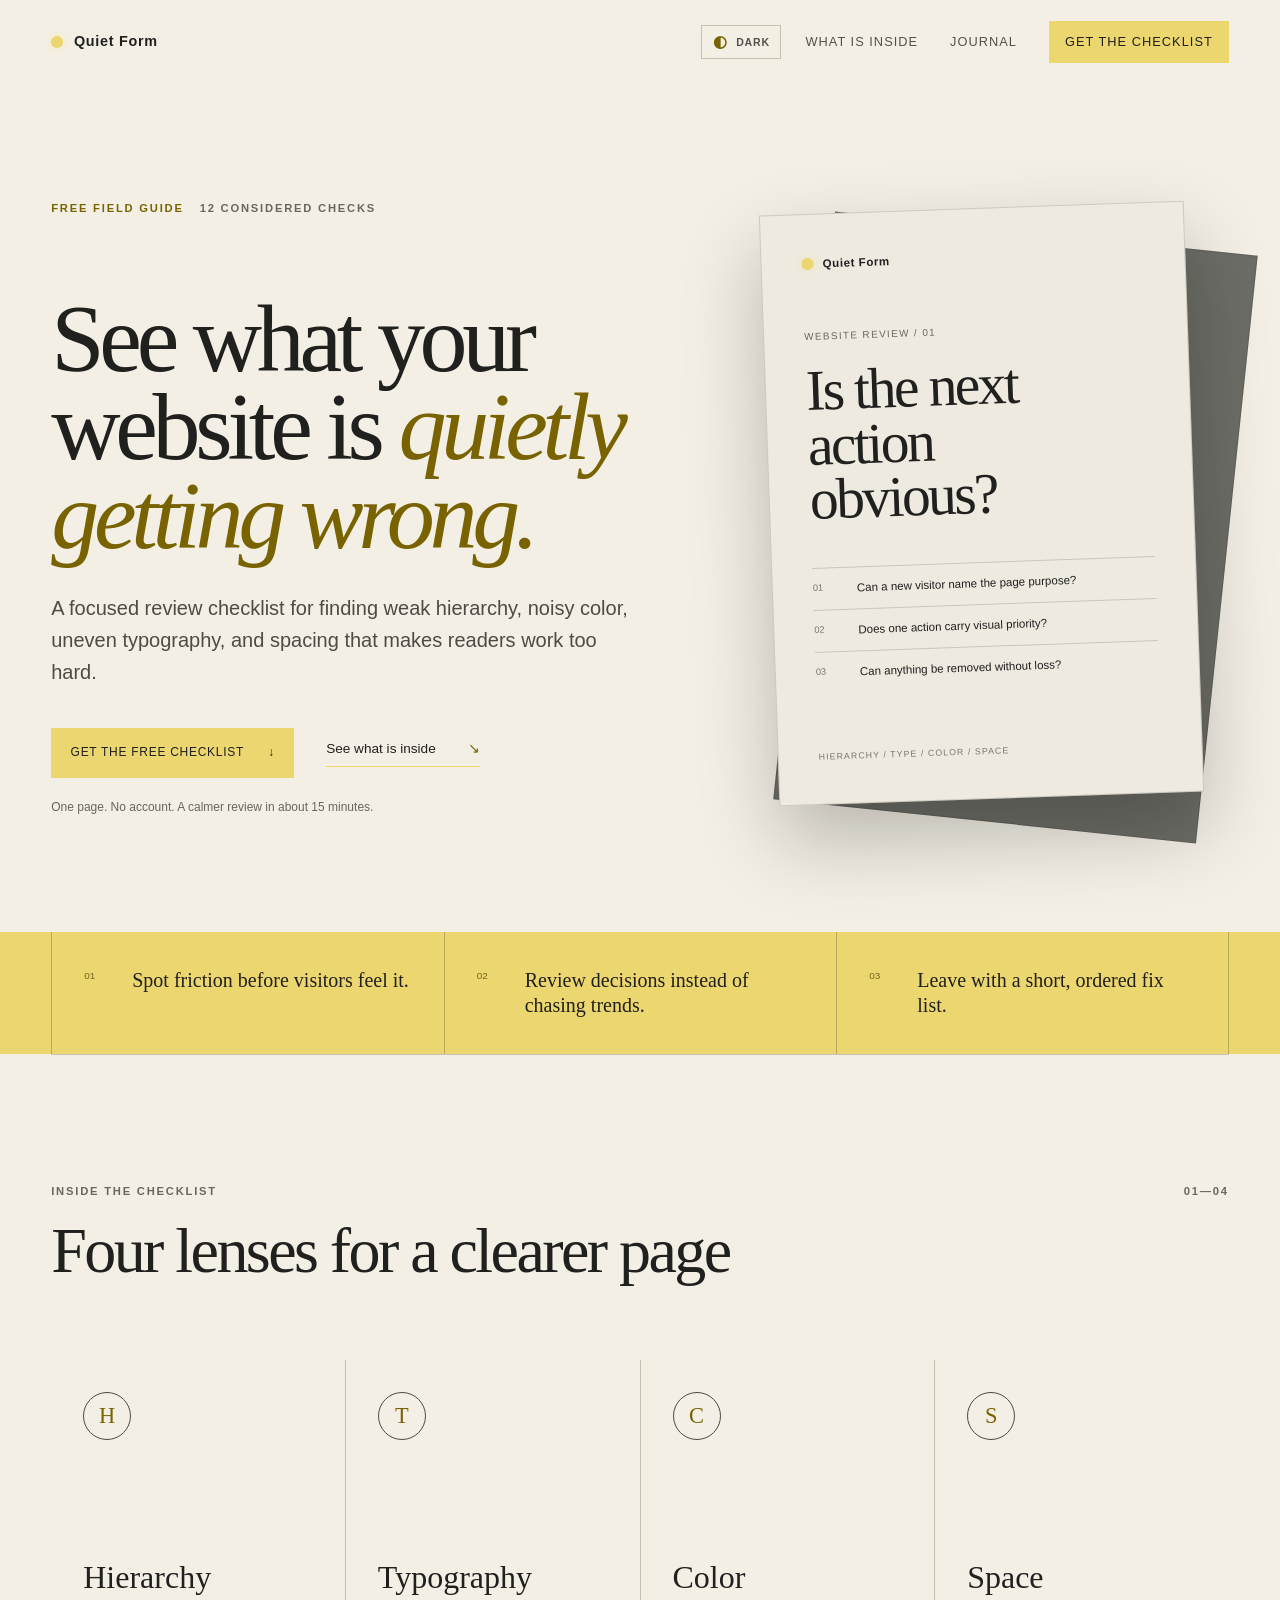
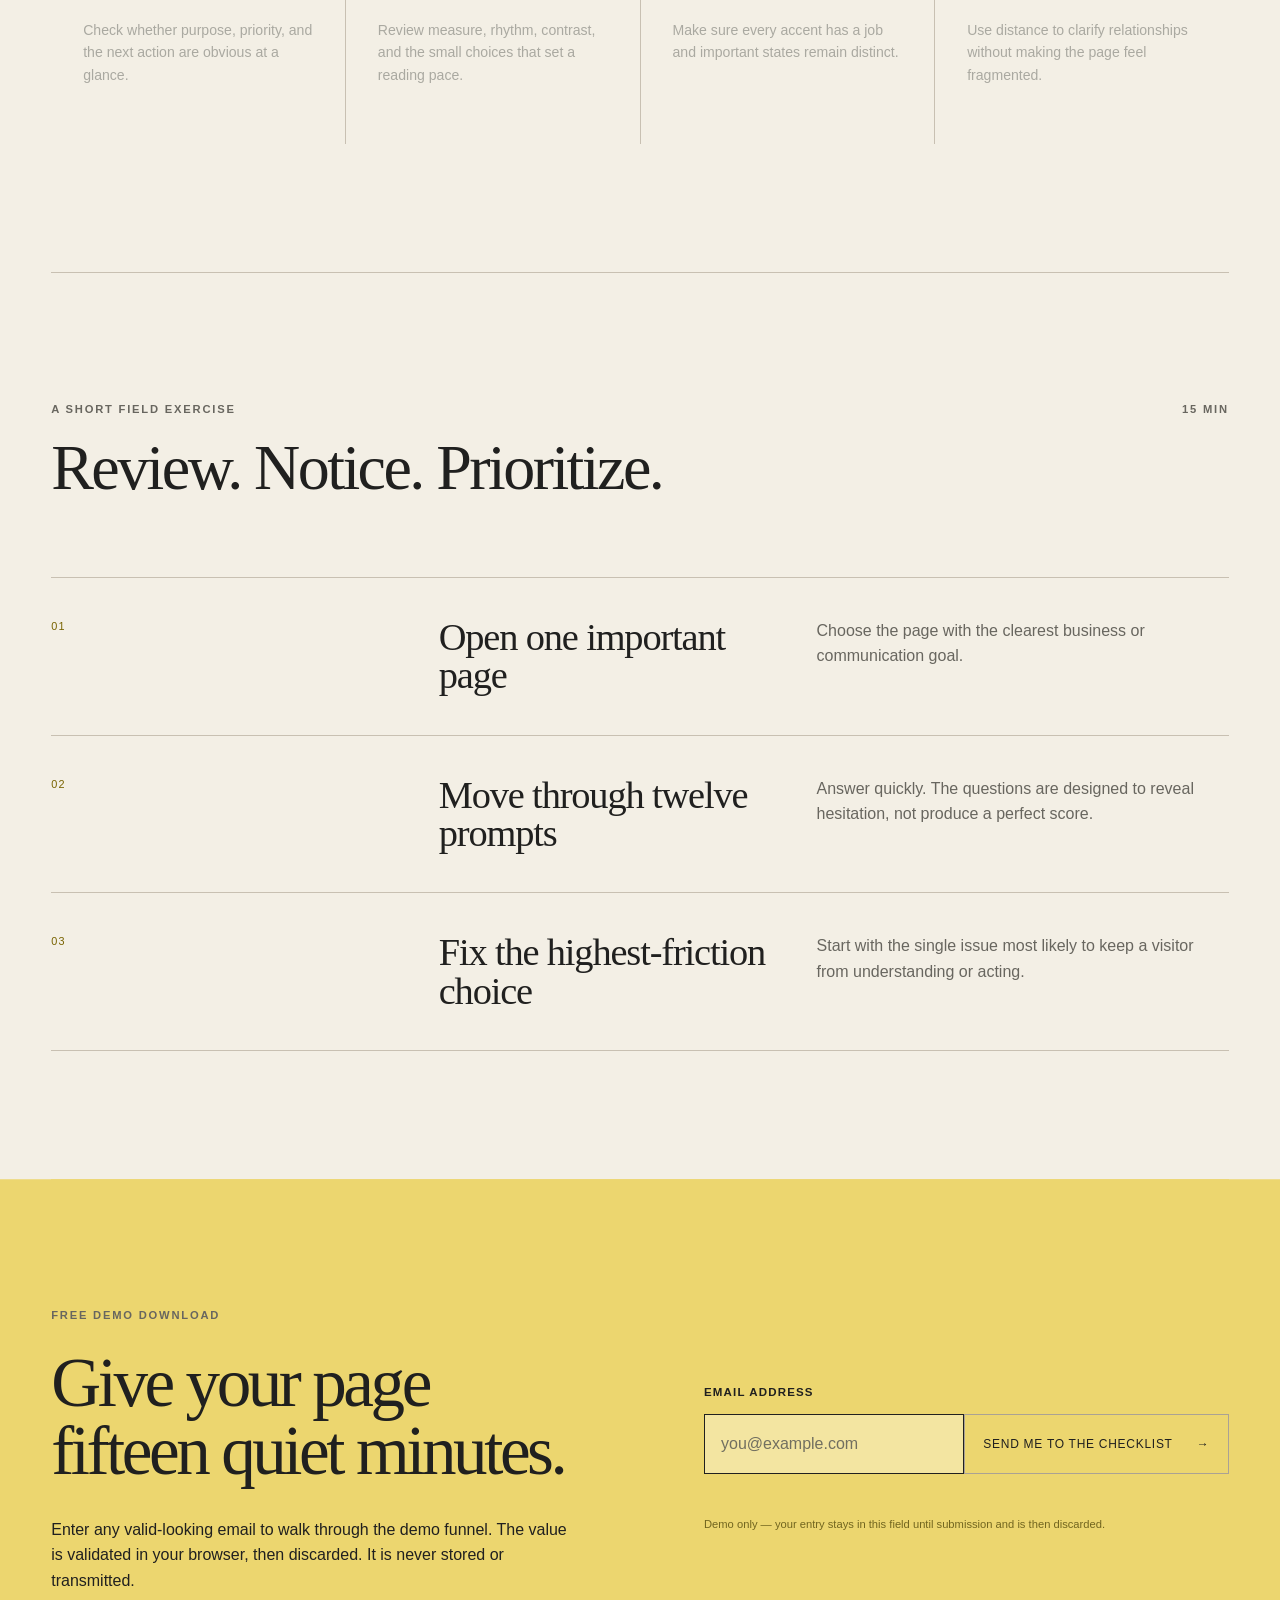
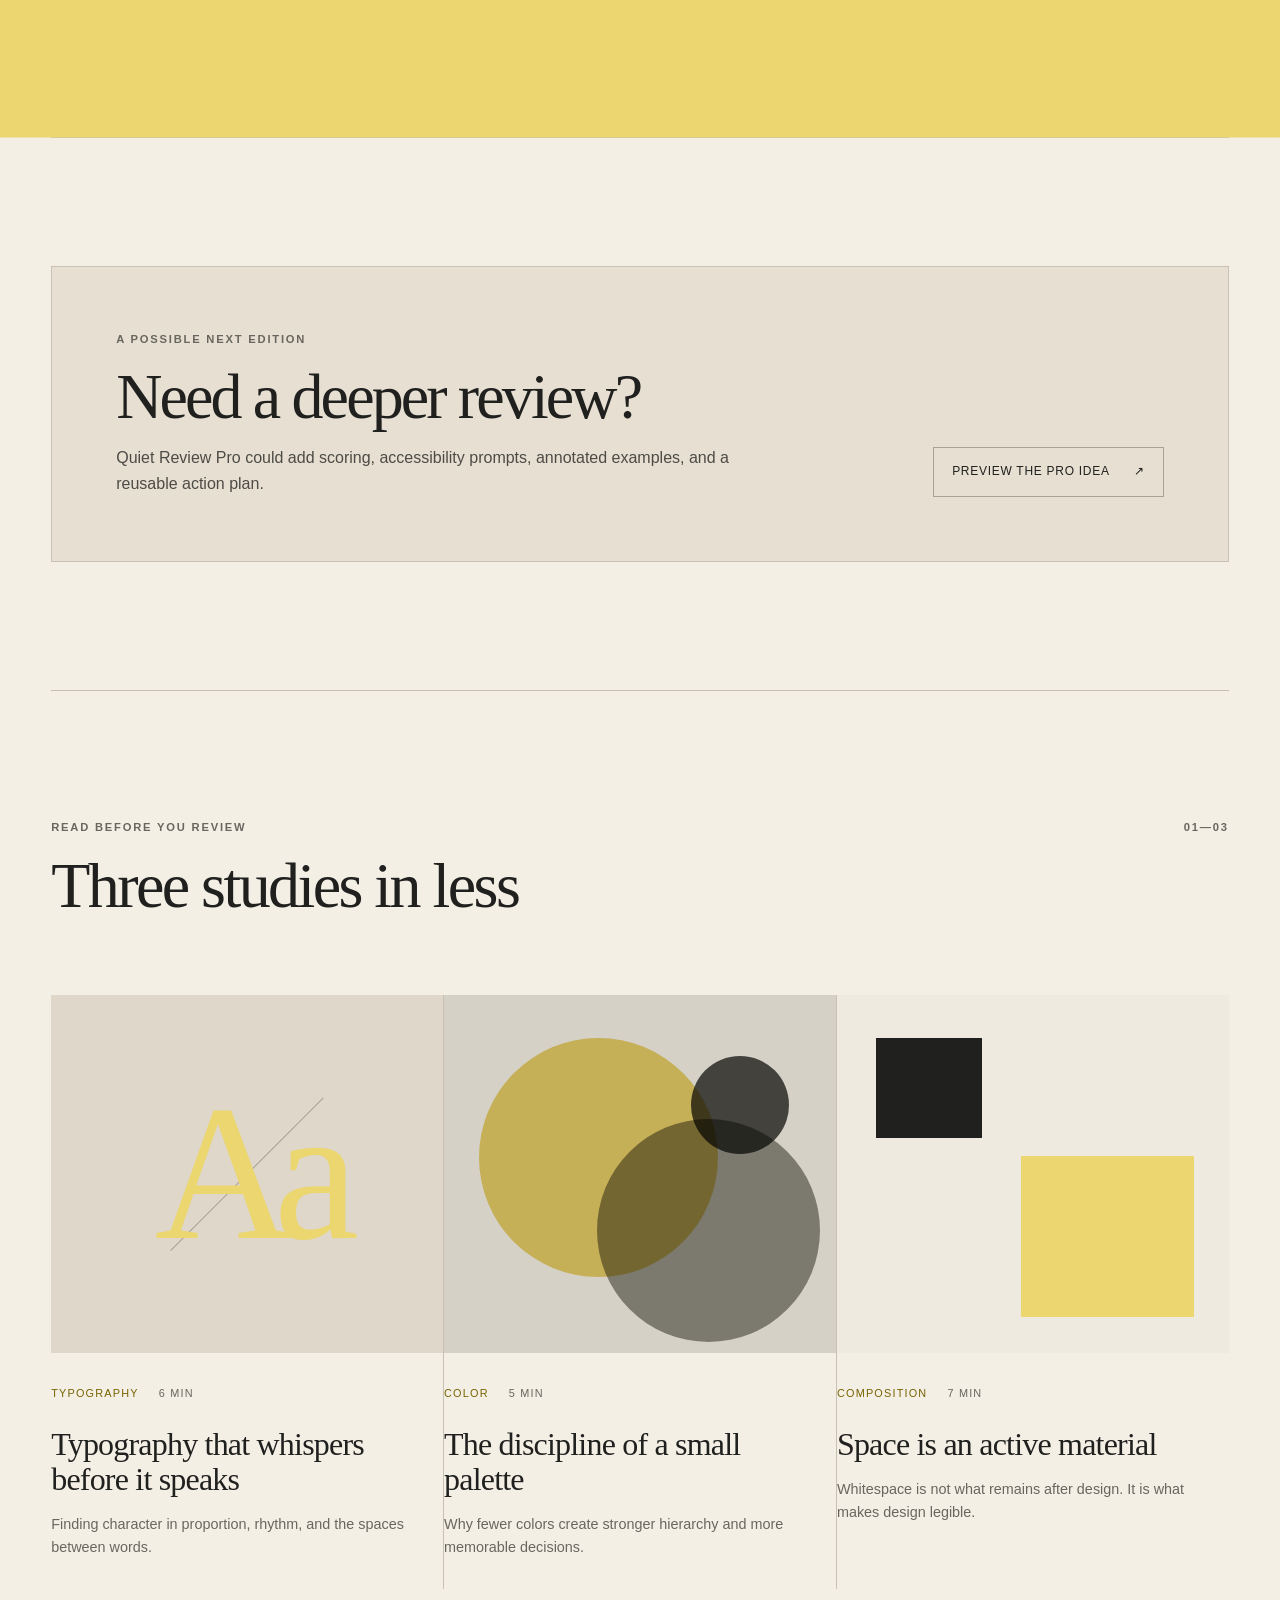
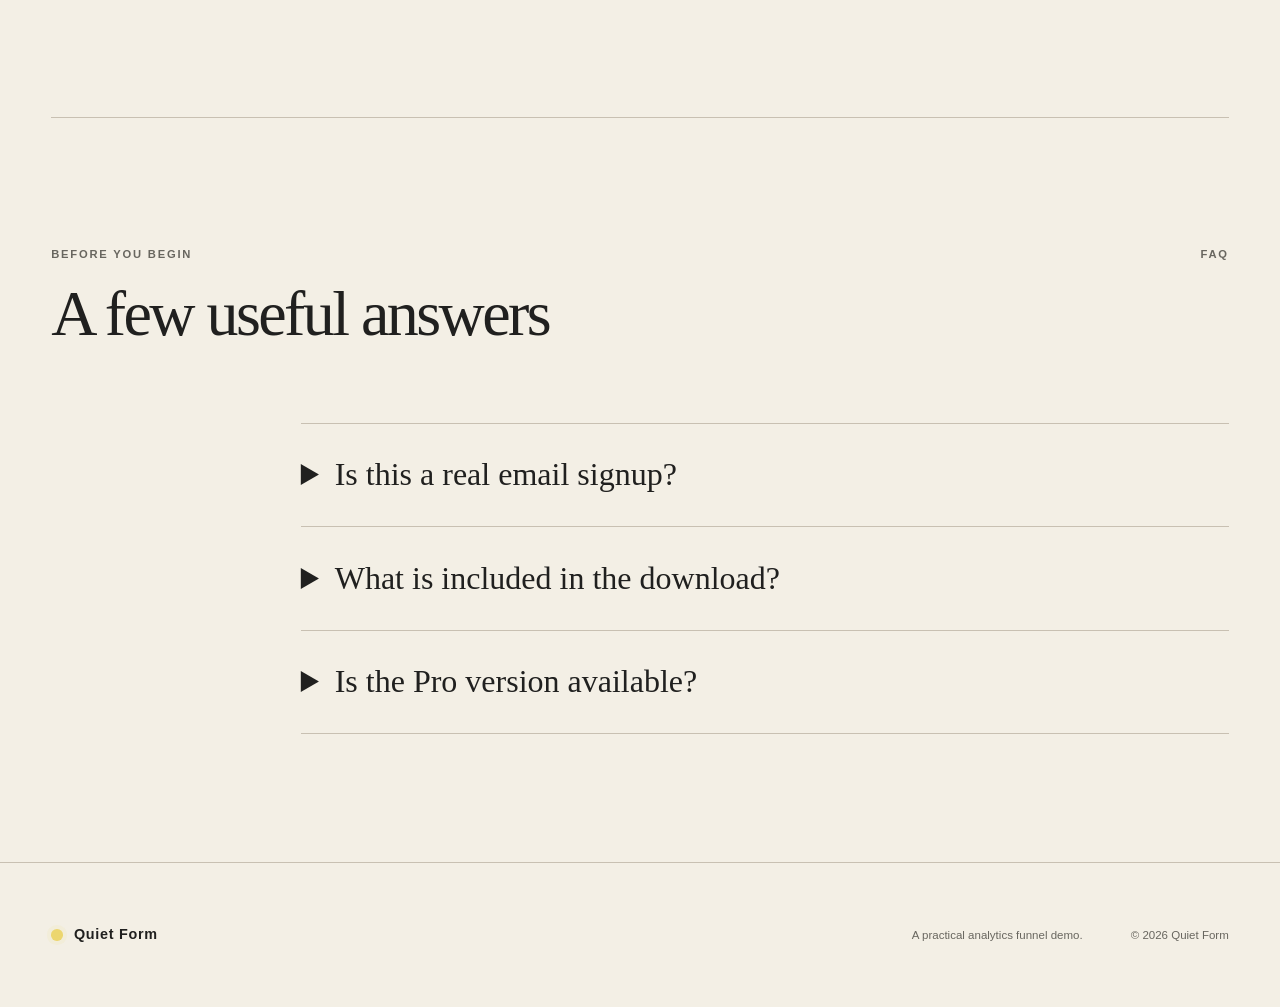
<file: index.html>
<!doctype html>
<html lang="en">
<head>
  <script>window.dataLayer = window.dataLayer || [];</script>
  <!-- Google Tag Manager -->
  <script>(function(w,d,s,l,i){w[l]=w[l]||[];w[l].push({'gtm.start':
  new Date().getTime(),event:'gtm.js'});var f=d.getElementsByTagName(s)[0],
  j=d.createElement(s),dl=l!='dataLayer'?'&l='+l:'';j.async=true;j.src=
  'https://www.googletagmanager.com/gtm.js?id='+i+dl;f.parentNode.insertBefore(j,f);
  })(window,document,'script','dataLayer','GTM-WV43J8H9');</script>
  <!-- End Google Tag Manager -->
  <meta charset="utf-8">
  <meta name="viewport" content="width=device-width, initial-scale=1">
  <meta name="description" content="Download the free Quiet Website Review Checklist and learn how to evaluate hierarchy, typography, color, and whitespace.">
  <meta name="google-site-verification" content="L_esKChG2Yn7kfnhRyXH-_gfh5SkmyBFkcB3Ho6Qtmk">
  <meta name="theme-color" content="#20201f">
  <title>Quiet Website Review Checklist — Quiet Form</title>
  <link rel="icon" href="assets/favicon.svg" type="image/svg+xml">
  <script src="js/theme.js"></script>
  <link rel="stylesheet" href="css/styles.css">
  <script src="js/main.js" defer></script>
</head>
<body data-page-type="landing">
  <a class="skip-link" href="#main-content">Skip to content</a>
  <header class="site-header" data-site-header>
    <div class="shell header-inner">
      <a class="wordmark" href="index.html" aria-label="Quiet Form, home"><span class="wordmark-mark" aria-hidden="true"></span>Quiet Form</a>
      <div class="header-actions">
        <button class="theme-toggle" type="button" data-theme-toggle aria-label="Switch color theme"><span class="theme-toggle-icon" data-theme-icon aria-hidden="true">☼</span><span class="theme-toggle-label" data-theme-label>Light</span></button>
        <button class="menu-toggle" type="button" aria-expanded="false" aria-controls="site-navigation" data-menu-toggle>
          <span class="menu-toggle-label">Menu</span><span class="menu-toggle-icon" aria-hidden="true"><span></span><span></span></span>
        </button>
        <nav class="site-nav" id="site-navigation" aria-label="Primary navigation" data-navigation>
          <a href="#features">What is inside</a>
          <a href="#journal">Journal</a>
          <a class="nav-accent" href="#download" data-track="cta_click" data-cta-location="navigation" data-cta-label="get_free_checklist">Get the checklist</a>
        </nav>
      </div>
    </div>
  </header>

  <main id="main-content">
    <section class="funnel-hero shell" aria-labelledby="hero-title">
      <div class="funnel-hero-copy">
        <p class="eyebrow"><span>Free field guide</span> 12 considered checks</p>
        <h1 id="hero-title">See what your website is <em>quietly getting wrong.</em></h1>
        <p class="hero-intro">A focused review checklist for finding weak hierarchy, noisy color, uneven typography, and spacing that makes readers work too hard.</p>
        <div class="hero-actions">
          <a class="button button-primary" href="#download" data-track="cta_click" data-cta-location="hero" data-cta-label="get_free_checklist">Get the free checklist <span aria-hidden="true">↓</span></a>
          <a class="text-link" href="#features">See what is inside <span aria-hidden="true">↘</span></a>
        </div>
        <p class="hero-proof">One page. No account. A calmer review in about 15 minutes.</p>
      </div>
      <div class="checklist-preview" aria-label="Preview of the Quiet Website Review Checklist">
        <div class="preview-sheet preview-sheet-back" aria-hidden="true"></div>
        <div class="preview-sheet preview-sheet-front">
          <div class="preview-brand"><span class="wordmark-mark" aria-hidden="true"></span> Quiet Form</div>
          <p>Website review / 01</p>
          <h2>Is the next action obvious?</h2>
          <ul aria-label="Sample checklist questions">
            <li><span>01</span> Can a new visitor name the page purpose?</li>
            <li><span>02</span> Does one action carry visual priority?</li>
            <li><span>03</span> Can anything be removed without loss?</li>
          </ul>
          <small>Hierarchy / Type / Color / Space</small>
        </div>
      </div>
    </section>

    <section class="benefits-strip" aria-label="Checklist benefits">
      <div class="shell benefit-grid">
        <div><span>01</span><p>Spot friction before visitors feel it.</p></div>
        <div><span>02</span><p>Review decisions instead of chasing trends.</p></div>
        <div><span>03</span><p>Leave with a short, ordered fix list.</p></div>
      </div>
    </section>

    <section class="feature-section section shell" id="features" aria-labelledby="features-title">
      <div class="section-heading">
        <div><p class="section-label">Inside the checklist</p><h2 id="features-title">Four lenses for a clearer page</h2></div>
        <p class="section-count">01—04</p>
      </div>
      <div class="feature-grid">
        <article><span>H</span><h3>Hierarchy</h3><p>Check whether purpose, priority, and the next action are obvious at a glance.</p></article>
        <article><span>T</span><h3>Typography</h3><p>Review measure, rhythm, contrast, and the small choices that set a reading pace.</p></article>
        <article><span>C</span><h3>Color</h3><p>Make sure every accent has a job and important states remain distinct.</p></article>
        <article><span>S</span><h3>Space</h3><p>Use distance to clarify relationships without making the page feel fragmented.</p></article>
      </div>
    </section>

    <section class="process-section section shell" aria-labelledby="process-title">
      <div class="section-heading">
        <div><p class="section-label">A short field exercise</p><h2 id="process-title">Review. Notice. Prioritize.</h2></div>
        <p class="section-count">15 min</p>
      </div>
      <ol class="process-list">
        <li><span>01</span><div><h3>Open one important page</h3><p>Choose the page with the clearest business or communication goal.</p></div></li>
        <li><span>02</span><div><h3>Move through twelve prompts</h3><p>Answer quickly. The questions are designed to reveal hesitation, not produce a perfect score.</p></div></li>
        <li><span>03</span><div><h3>Fix the highest-friction choice</h3><p>Start with the single issue most likely to keep a visitor from understanding or acting.</p></div></li>
      </ol>
    </section>

    <section class="download-section section shell" id="download" aria-labelledby="download-title">
      <div class="download-copy">
        <p class="section-label">Free demo download</p>
        <h2 id="download-title">Give your page fifteen quiet minutes.</h2>
        <p>Enter any valid-looking email to walk through the demo funnel. The value is validated in your browser, then discarded. It is never stored or transmitted.</p>
      </div>
      <form class="download-form" action="thank-you.html" method="post" data-demo-form novalidate>
        <label for="demo-email">Email address</label>
        <div class="form-row">
          <input id="demo-email" type="email" autocomplete="email" inputmode="email" placeholder="you@example.com" required aria-describedby="form-privacy form-status">
          <button class="button button-dark" type="submit" data-submit-button>Send me to the checklist <span aria-hidden="true">→</span></button>
        </div>
        <p class="form-status" id="form-status" role="status" aria-live="polite" data-form-status></p>
        <p class="form-privacy" id="form-privacy">Demo only — your entry stays in this field until submission and is then discarded.</p>
      </form>
    </section>

    <section class="pro-section section shell" aria-labelledby="pro-title">
      <div class="pro-card">
        <div><p class="section-label">A possible next edition</p><h2 id="pro-title">Need a deeper review?</h2><p>Quiet Review Pro could add scoring, accessibility prompts, annotated examples, and a reusable action plan.</p></div>
        <button class="button" type="button" data-pro-trigger data-cta-location="landing_pro_section">Preview the Pro idea <span aria-hidden="true">↗</span></button>
      </div>
    </section>

    <section class="journal-section section shell" id="journal" aria-labelledby="journal-title">
      <div class="section-heading">
        <div><p class="section-label">Read before you review</p><h2 id="journal-title">Three studies in less</h2></div><p class="section-count">01—03</p>
      </div>
      <div class="post-grid">
        <article class="post-card">
          <a class="post-card-visual visual-type" href="blog/typography-that-whispers.html" aria-label="Read Typography that whispers before it speaks"><span aria-hidden="true">Aa</span></a>
          <div class="post-card-body"><p class="post-meta"><span>Typography</span><time datetime="2026-08-08">6 min</time></p><h3><a href="blog/typography-that-whispers.html">Typography that whispers before it speaks</a></h3><p>Finding character in proportion, rhythm, and the spaces between words.</p></div>
        </article>
        <article class="post-card">
          <a class="post-card-visual visual-color" href="blog/the-discipline-of-a-small-palette.html" aria-label="Read The discipline of a small palette"><span class="swatch swatch-one" aria-hidden="true"></span><span class="swatch swatch-two" aria-hidden="true"></span><span class="swatch swatch-three" aria-hidden="true"></span></a>
          <div class="post-card-body"><p class="post-meta"><span>Color</span><time datetime="2026-08-03">5 min</time></p><h3><a href="blog/the-discipline-of-a-small-palette.html">The discipline of a small palette</a></h3><p>Why fewer colors create stronger hierarchy and more memorable decisions.</p></div>
        </article>
        <article class="post-card">
          <a class="post-card-visual visual-space" href="blog/space-is-an-active-material.html" aria-label="Read Space is an active material"><span class="space-block space-block-one" aria-hidden="true"></span><span class="space-block space-block-two" aria-hidden="true"></span></a>
          <div class="post-card-body"><p class="post-meta"><span>Composition</span><time datetime="2026-07-27">7 min</time></p><h3><a href="blog/space-is-an-active-material.html">Space is an active material</a></h3><p>Whitespace is not what remains after design. It is what makes design legible.</p></div>
        </article>
      </div>
    </section>

    <section class="faq-section section shell" aria-labelledby="faq-title">
      <div class="section-heading"><div><p class="section-label">Before you begin</p><h2 id="faq-title">A few useful answers</h2></div><p class="section-count">FAQ</p></div>
      <div class="faq-list">
        <details><summary>Is this a real email signup?</summary><p>No. This site is an analytics demonstration. The browser checks the email format, discards the entry, and continues to the thank-you page.</p></details>
        <details><summary>What is included in the download?</summary><p>A lightweight sample PDF with twelve review prompts covering hierarchy, typography, color, and space.</p></details>
        <details><summary>Is the Pro version available?</summary><p>Not yet. The Pro button demonstrates how product-interest clicks can be measured before building or selling the product.</p></details>
      </div>
    </section>
  </main>

  <dialog class="pro-dialog" data-pro-dialog aria-labelledby="pro-dialog-title">
    <button class="dialog-close" type="button" aria-label="Close dialog" data-dialog-close>×</button>
    <p class="section-label">Concept only</p>
    <h2 id="pro-dialog-title">Quiet Review Pro is not available yet.</h2>
    <p>This click is the signal: it lets the demo measure interest before a paid product exists.</p>
    <button class="button button-primary" type="button" data-dialog-close>Return to the free checklist</button>
  </dialog>

  <footer class="site-footer"><div class="shell footer-inner"><a class="wordmark" href="index.html"><span class="wordmark-mark" aria-hidden="true"></span>Quiet Form</a><p>A practical analytics funnel demo.</p><p>© <span data-current-year>2026</span> Quiet Form</p></div></footer>
</body>
</html>
</file>
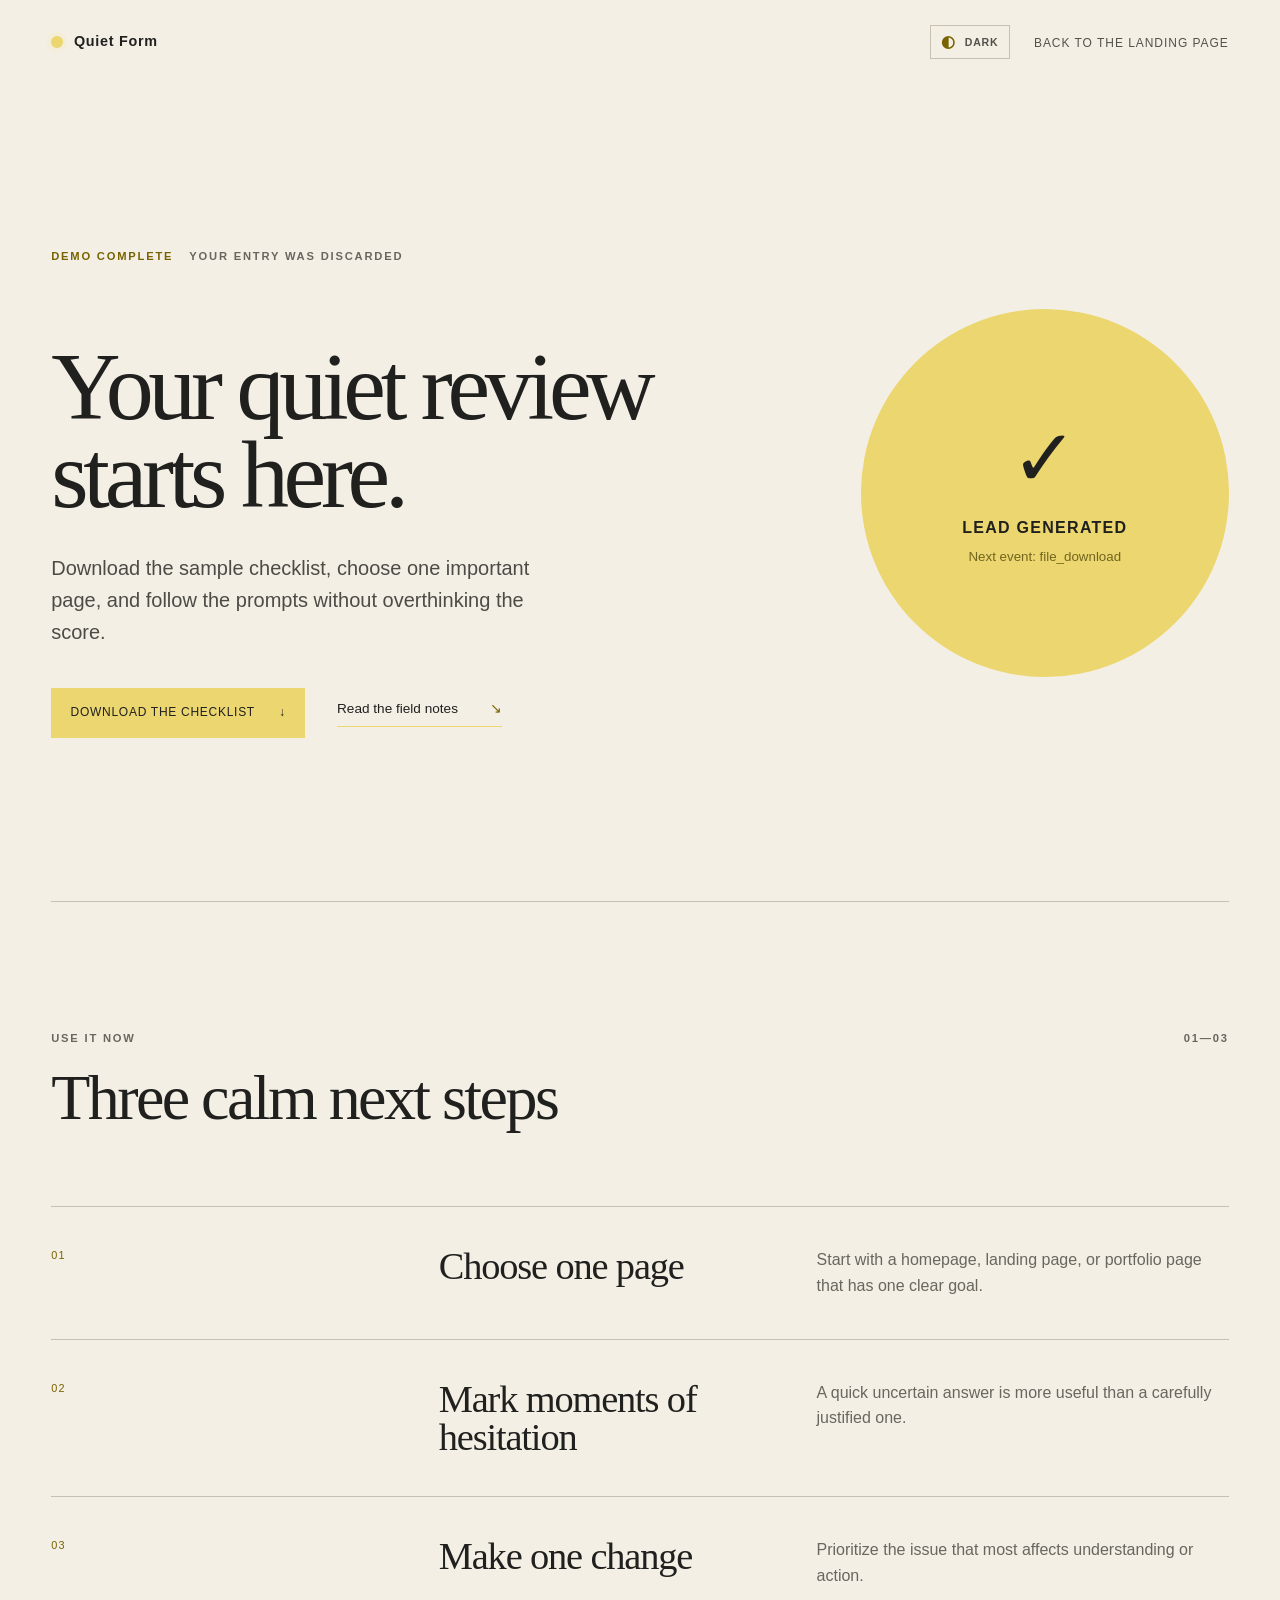
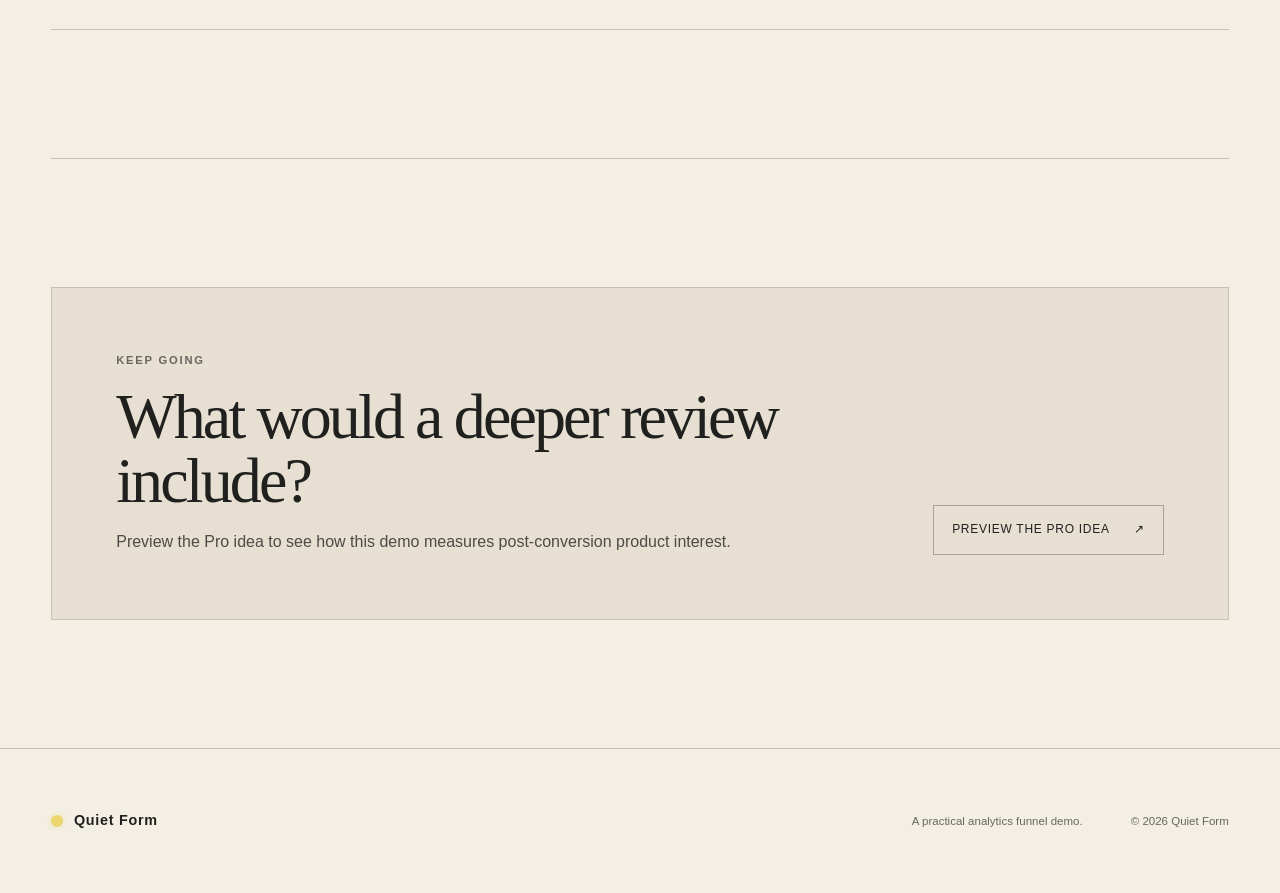
<file: thank-you.html>
<!doctype html>
<html lang="en">
<head>
  <script>window.dataLayer = window.dataLayer || [];</script>
  <!-- Google Tag Manager -->
  <script>(function(w,d,s,l,i){w[l]=w[l]||[];w[l].push({'gtm.start':
  new Date().getTime(),event:'gtm.js'});var f=d.getElementsByTagName(s)[0],
  j=d.createElement(s),dl=l!='dataLayer'?'&l='+l:'';j.async=true;j.src=
  'https://www.googletagmanager.com/gtm.js?id='+i+dl;f.parentNode.insertBefore(j,f);
  })(window,document,'script','dataLayer','GTM-WV43J8H9');</script>
  <!-- End Google Tag Manager -->
  <meta charset="utf-8">
  <meta name="viewport" content="width=device-width, initial-scale=1">
  <meta name="description" content="Download the Quiet Website Review Checklist.">
  <meta name="google-site-verification" content="L_esKChG2Yn7kfnhRyXH-_gfh5SkmyBFkcB3Ho6Qtmk">
  <meta name="robots" content="noindex">
  <meta name="theme-color" content="#20201f">
  <title>Your checklist is ready — Quiet Form</title>
  <link rel="icon" href="assets/favicon.svg" type="image/svg+xml">
  <script src="js/theme.js"></script>
  <link rel="stylesheet" href="css/styles.css">
  <script src="js/main.js" defer></script>
</head>
<body data-page-type="thank_you">
  <a class="skip-link" href="#main-content">Skip to content</a>
  <header class="site-header" data-site-header>
    <div class="shell header-inner">
      <a class="wordmark" href="index.html" aria-label="Quiet Form, home"><span class="wordmark-mark" aria-hidden="true"></span>Quiet Form</a>
      <div class="header-actions">
        <button class="theme-toggle" type="button" data-theme-toggle aria-label="Switch color theme"><span class="theme-toggle-icon" data-theme-icon aria-hidden="true">☼</span><span class="theme-toggle-label" data-theme-label>Light</span></button>
        <nav class="compact-nav" aria-label="Utility navigation"><a href="index.html"><span class="compact-nav-long">Back to the landing page</span><span class="compact-nav-short">Back</span></a></nav>
      </div>
    </div>
  </header>

  <main id="main-content" class="thank-you-main">
    <section class="thank-you-hero shell" aria-labelledby="thank-you-title">
      <div>
        <p class="eyebrow"><span>Demo complete</span> Your entry was discarded</p>
        <h1 id="thank-you-title">Your quiet review starts here.</h1>
        <p class="hero-intro">Download the sample checklist, choose one important page, and follow the prompts without overthinking the score.</p>
        <div class="hero-actions">
          <a class="button button-primary" href="assets/quiet-website-review-checklist.pdf" download data-track="file_download" data-file-name="quiet-website-review-checklist.pdf">Download the checklist <span aria-hidden="true">↓</span></a>
          <a class="text-link" href="index.html#journal">Read the field notes <span aria-hidden="true">↘</span></a>
        </div>
      </div>
      <div class="completion-card" aria-hidden="true"><span>✓</span><p>Lead generated</p><small>Next event: file_download</small></div>
    </section>

    <section class="next-steps section shell" aria-labelledby="next-steps-title">
      <div class="section-heading"><div><p class="section-label">Use it now</p><h2 id="next-steps-title">Three calm next steps</h2></div><p class="section-count">01—03</p></div>
      <ol class="process-list">
        <li><span>01</span><div><h3>Choose one page</h3><p>Start with a homepage, landing page, or portfolio page that has one clear goal.</p></div></li>
        <li><span>02</span><div><h3>Mark moments of hesitation</h3><p>A quick uncertain answer is more useful than a carefully justified one.</p></div></li>
        <li><span>03</span><div><h3>Make one change</h3><p>Prioritize the issue that most affects understanding or action.</p></div></li>
      </ol>
    </section>

    <section class="pro-section section shell" aria-labelledby="thank-you-pro-title">
      <div class="pro-card">
        <div><p class="section-label">Keep going</p><h2 id="thank-you-pro-title">What would a deeper review include?</h2><p>Preview the Pro idea to see how this demo measures post-conversion product interest.</p></div>
        <button class="button" type="button" data-pro-trigger data-cta-location="thank_you_pro_section">Preview the Pro idea <span aria-hidden="true">↗</span></button>
      </div>
    </section>
  </main>

  <dialog class="pro-dialog" data-pro-dialog aria-labelledby="pro-dialog-title">
    <button class="dialog-close" type="button" aria-label="Close dialog" data-dialog-close>×</button>
    <p class="section-label">Concept only</p>
    <h2 id="pro-dialog-title">Quiet Review Pro is not available yet.</h2>
    <p>The demo records this interaction as product interest without starting a signup or payment flow.</p>
    <button class="button button-primary" type="button" data-dialog-close>Continue with the free checklist</button>
  </dialog>

  <footer class="site-footer"><div class="shell footer-inner"><a class="wordmark" href="index.html"><span class="wordmark-mark" aria-hidden="true"></span>Quiet Form</a><p>A practical analytics funnel demo.</p><p>© <span data-current-year>2026</span> Quiet Form</p></div></footer>
</body>
</html>
</file>
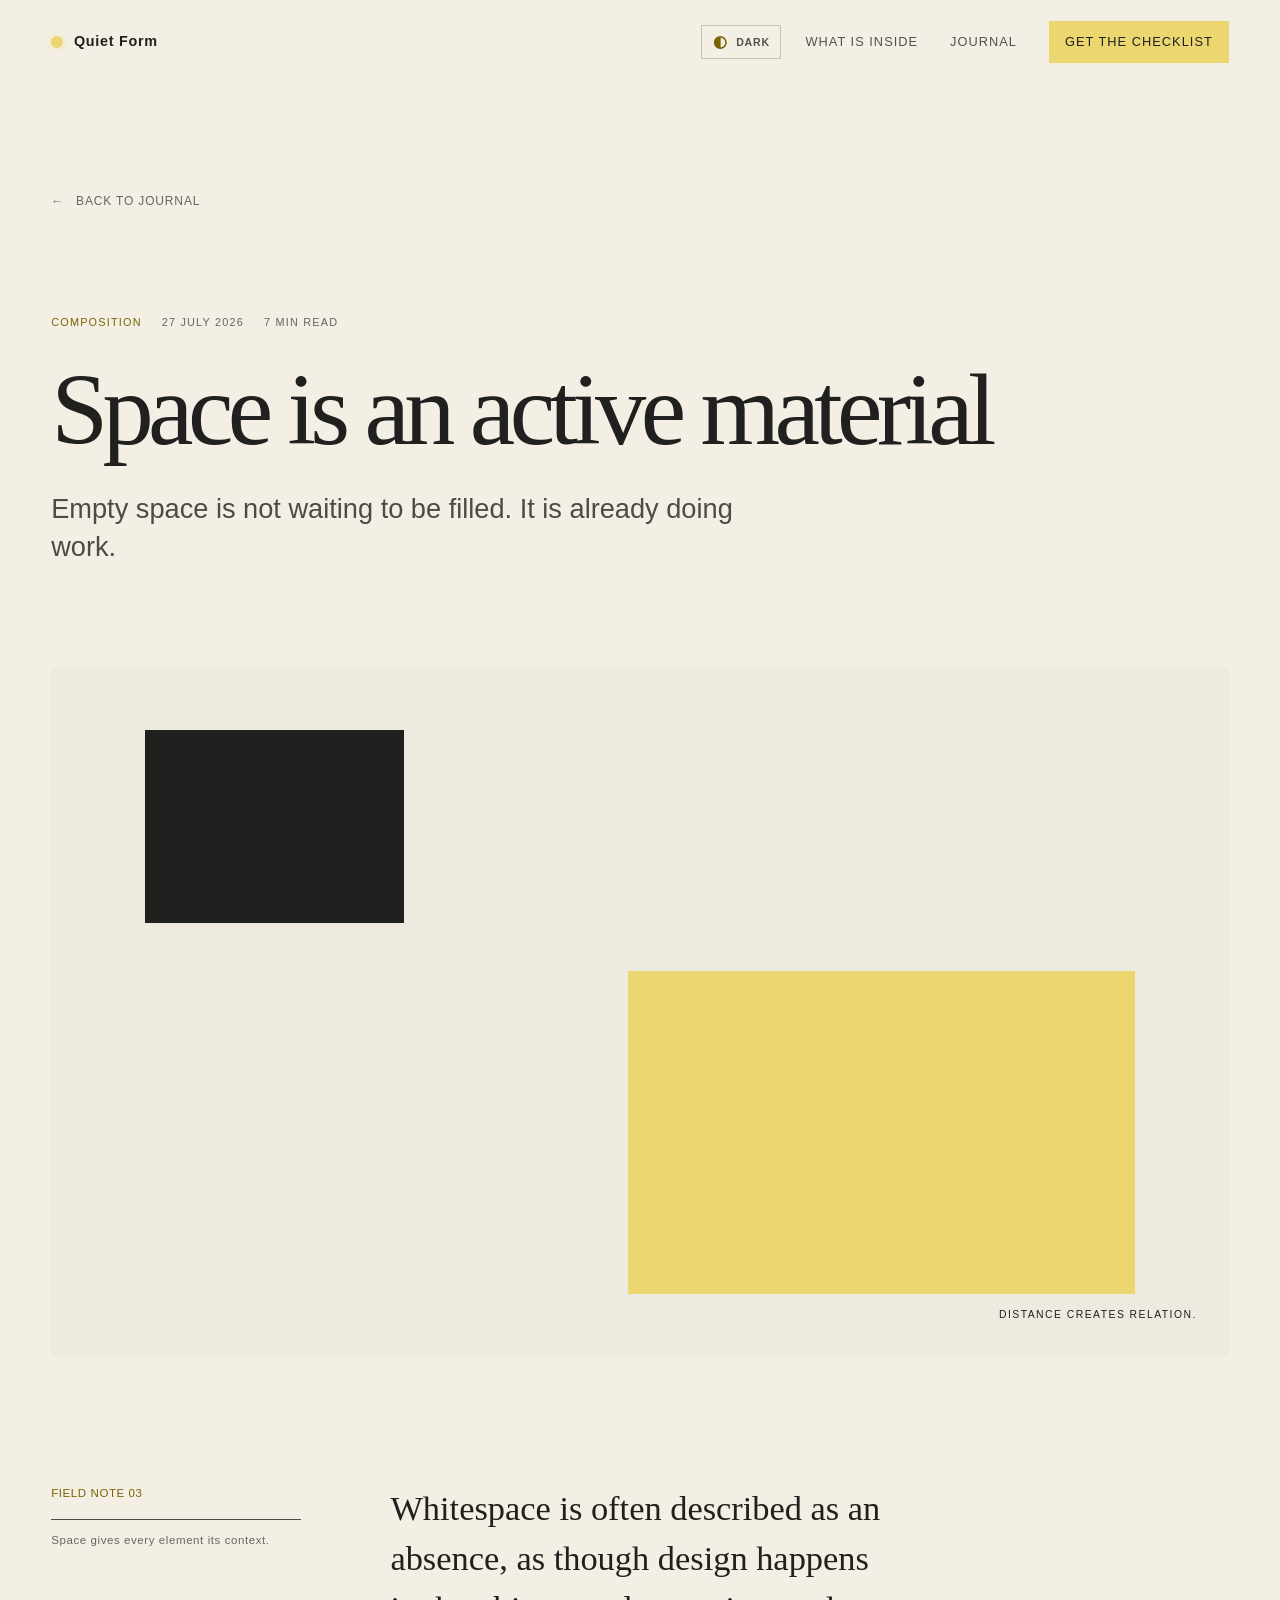
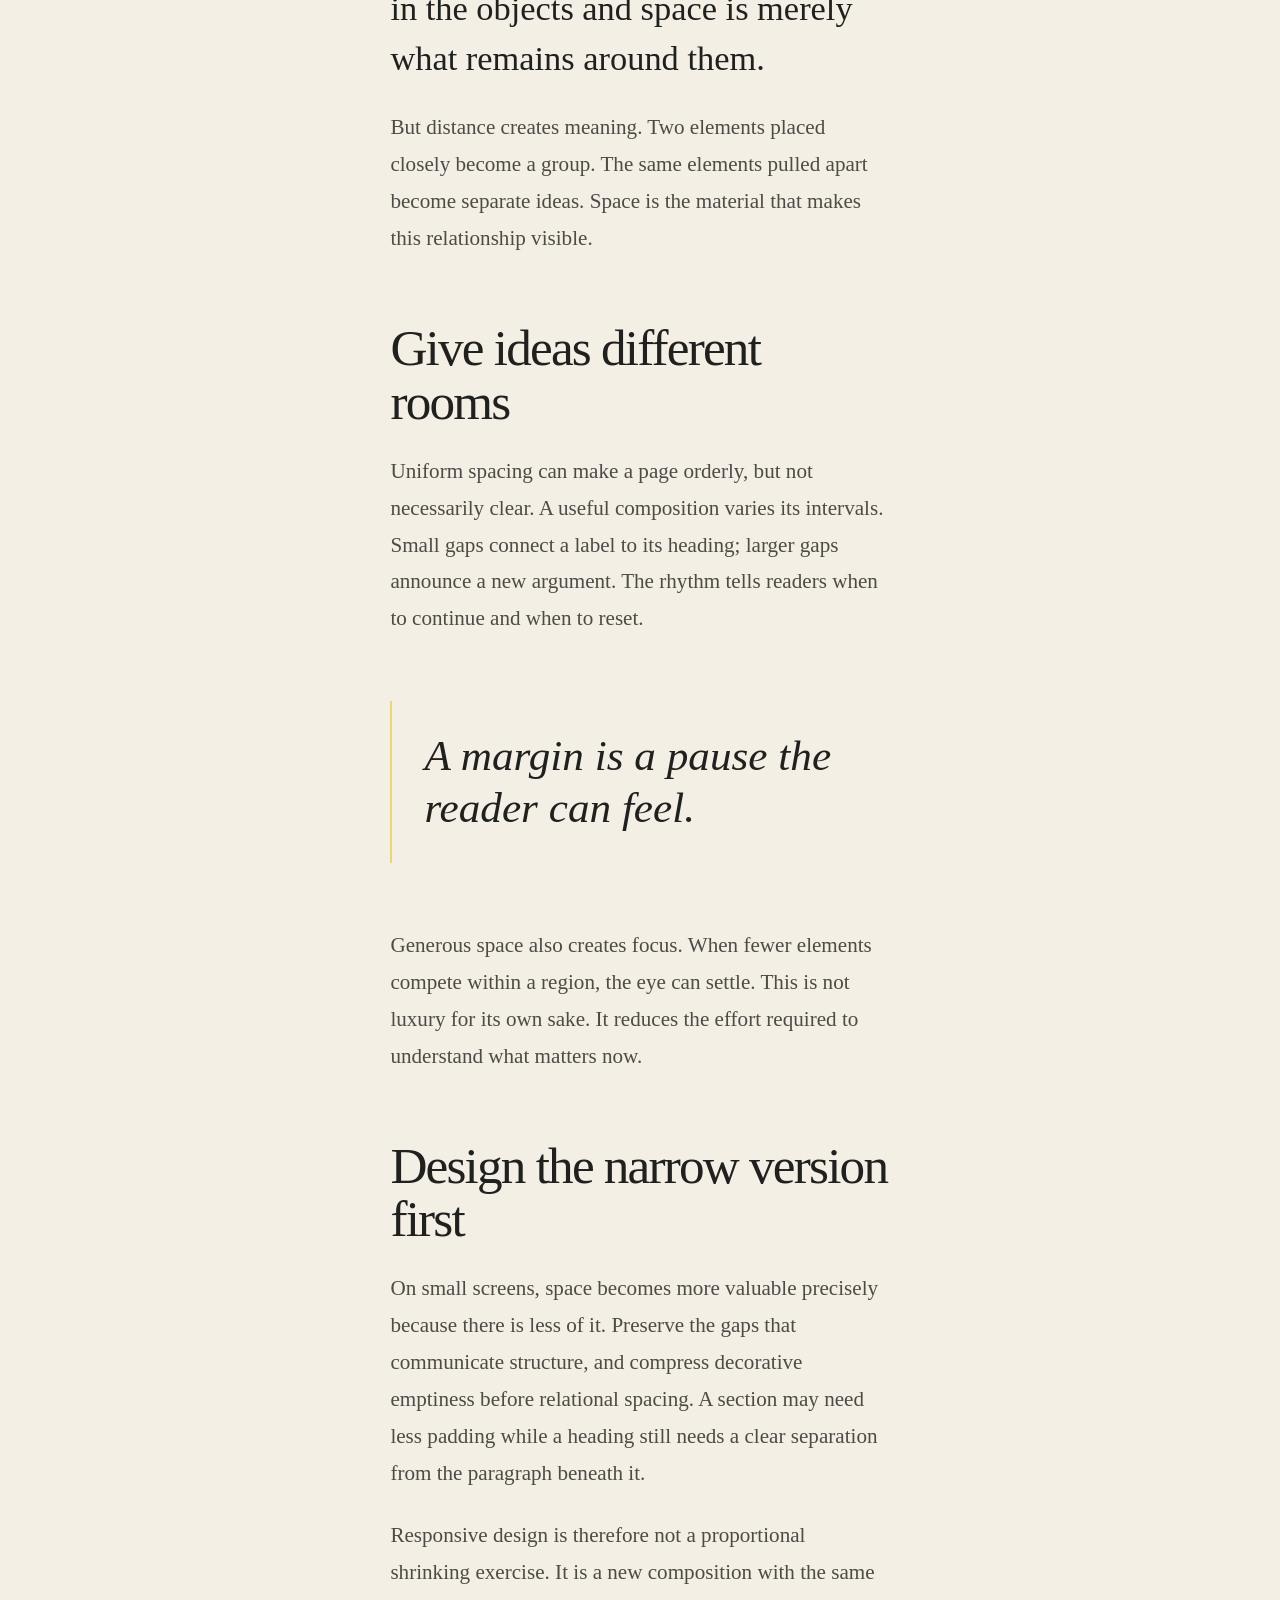
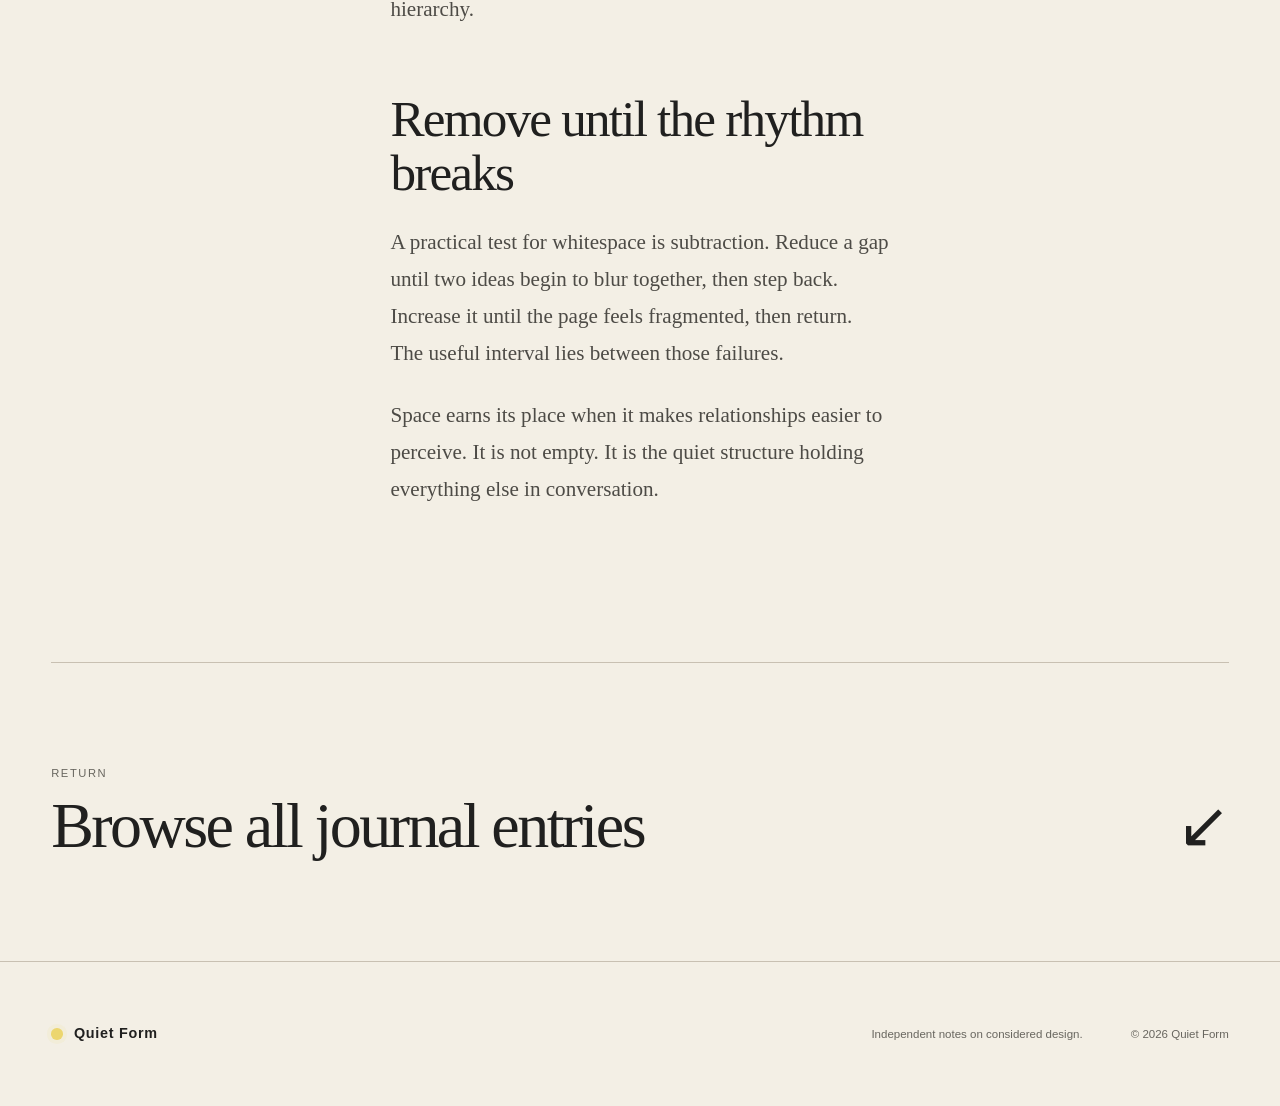
<file: blog/space-is-an-active-material.html>
<!doctype html>
<html lang="en">
<head>
  <script>window.dataLayer = window.dataLayer || [];</script>
  <!-- Google Tag Manager -->
  <script>(function(w,d,s,l,i){w[l]=w[l]||[];w[l].push({'gtm.start':
  new Date().getTime(),event:'gtm.js'});var f=d.getElementsByTagName(s)[0],
  j=d.createElement(s),dl=l!='dataLayer'?'&l='+l:'';j.async=true;j.src=
  'https://www.googletagmanager.com/gtm.js?id='+i+dl;f.parentNode.insertBefore(j,f);
  })(window,document,'script','dataLayer','GTM-WV43J8H9');</script>
  <!-- End Google Tag Manager -->
  <meta charset="utf-8">
  <meta name="viewport" content="width=device-width, initial-scale=1">
  <meta name="description" content="A Quiet Form essay about using whitespace as an active part of composition and communication.">
  <meta name="google-site-verification" content="L_esKChG2Yn7kfnhRyXH-_gfh5SkmyBFkcB3Ho6Qtmk">
  <meta name="theme-color" content="#20201f">
  <title>Space is an active material — Quiet Form</title>
  <link rel="icon" href="../assets/favicon.svg" type="image/svg+xml">
  <script src="../js/theme.js"></script>
  <link rel="stylesheet" href="../css/styles.css">
  <script src="../js/main.js" defer></script>
</head>
<body data-page-type="article">
  <a class="skip-link" href="#main-content">Skip to content</a>
  <header class="site-header" data-site-header>
    <div class="shell header-inner">
      <a class="wordmark" href="../index.html" aria-label="Quiet Form, home"><span class="wordmark-mark" aria-hidden="true"></span>Quiet Form</a>
      <div class="header-actions">
        <button class="theme-toggle" type="button" data-theme-toggle aria-label="Switch color theme"><span class="theme-toggle-icon" data-theme-icon aria-hidden="true">☼</span><span class="theme-toggle-label" data-theme-label>Light</span></button>
        <button class="menu-toggle" type="button" aria-expanded="false" aria-controls="site-navigation" data-menu-toggle><span class="menu-toggle-label">Menu</span><span class="menu-toggle-icon" aria-hidden="true"><span></span><span></span></span></button>
        <nav class="site-nav" id="site-navigation" aria-label="Primary navigation" data-navigation><a href="../index.html#features">What is inside</a><a href="../index.html#journal">Journal</a><a class="nav-accent" href="../index.html#download" data-track="cta_click" data-cta-location="article_navigation" data-cta-label="get_free_checklist">Get the checklist</a></nav>
      </div>
    </div>
  </header>
  <main id="main-content">
    <article>
      <header class="article-hero shell">
        <a class="back-link" href="../index.html#journal"><span aria-hidden="true">←</span> Back to journal</a>
        <p class="post-meta"><span>Composition</span><time datetime="2026-07-27">27 July 2026</time><span>7 min read</span></p>
        <h1>Space is an active material</h1>
        <p class="article-deck">Empty space is not waiting to be filled. It is already doing work.</p>
        <div class="article-visual visual-whitespace" aria-hidden="true"><span></span><span></span><small>Distance creates relation.</small></div>
      </header>
      <div class="article-layout shell">
        <aside class="article-aside"><p>Field note 03</p><p>Space gives every element its context.</p></aside>
        <div class="article-body">
          <p class="lead">Whitespace is often described as an absence, as though design happens in the objects and space is merely what remains around them.</p>
          <p>But distance creates meaning. Two elements placed closely become a group. The same elements pulled apart become separate ideas. Space is the material that makes this relationship visible.</p>
          <h2>Give ideas different rooms</h2>
          <p>Uniform spacing can make a page orderly, but not necessarily clear. A useful composition varies its intervals. Small gaps connect a label to its heading; larger gaps announce a new argument. The rhythm tells readers when to continue and when to reset.</p>
          <blockquote><p>A margin is a pause the reader can feel.</p></blockquote>
          <p>Generous space also creates focus. When fewer elements compete within a region, the eye can settle. This is not luxury for its own sake. It reduces the effort required to understand what matters now.</p>
          <h2>Design the narrow version first</h2>
          <p>On small screens, space becomes more valuable precisely because there is less of it. Preserve the gaps that communicate structure, and compress decorative emptiness before relational spacing. A section may need less padding while a heading still needs a clear separation from the paragraph beneath it.</p>
          <p>Responsive design is therefore not a proportional shrinking exercise. It is a new composition with the same hierarchy.</p>
          <h2>Remove until the rhythm breaks</h2>
          <p>A practical test for whitespace is subtraction. Reduce a gap until two ideas begin to blur together, then step back. Increase it until the page feels fragmented, then return. The useful interval lies between those failures.</p>
          <p>Space earns its place when it makes relationships easier to perceive. It is not empty. It is the quiet structure holding everything else in conversation.</p>
        </div>
      </div>
      <nav class="next-article shell" aria-label="Continue reading"><p>Return</p><a href="../index.html#journal"><span>Browse all journal entries</span><span aria-hidden="true">↙</span></a></nav>
    </article>
  </main>
  <footer class="site-footer"><div class="shell footer-inner"><a class="wordmark" href="../index.html"><span class="wordmark-mark" aria-hidden="true"></span>Quiet Form</a><p>Independent notes on considered design.</p><p>© <span data-current-year>2026</span> Quiet Form</p></div></footer>
</body>
</html>
</file>
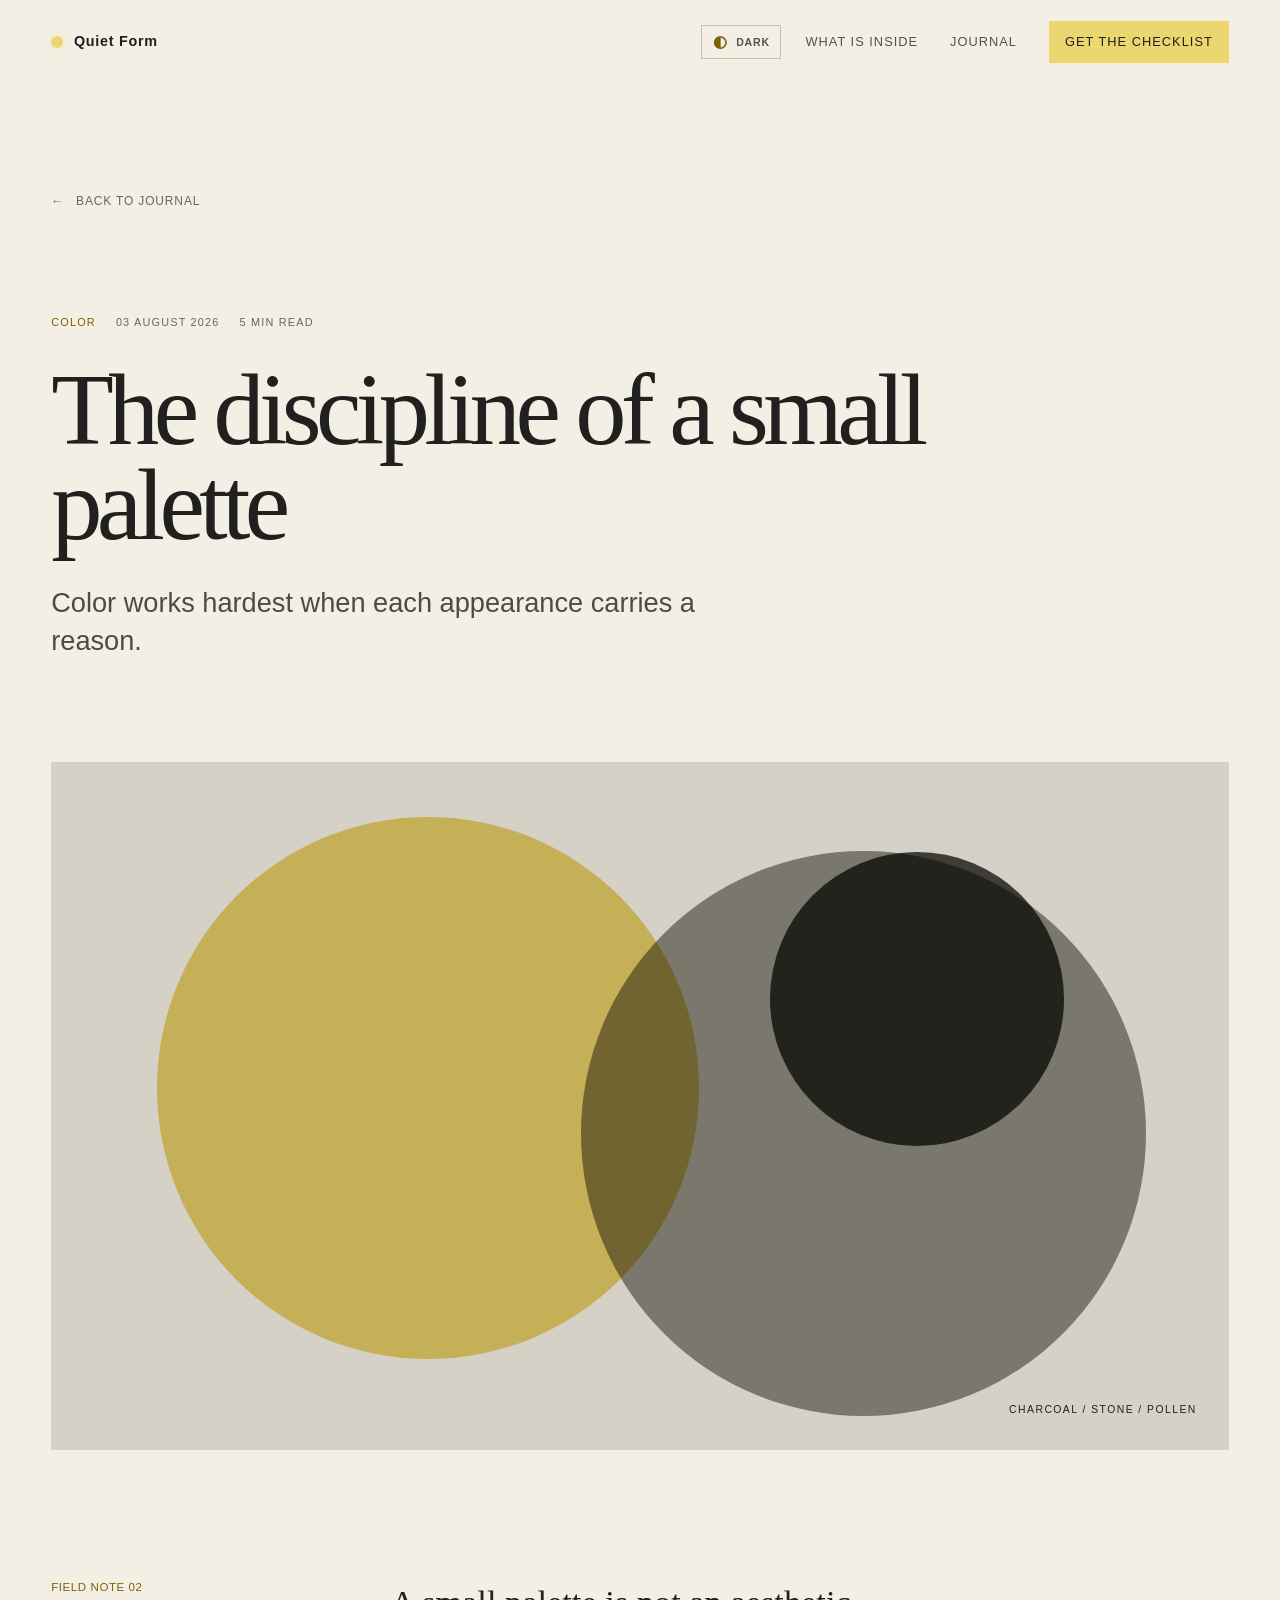
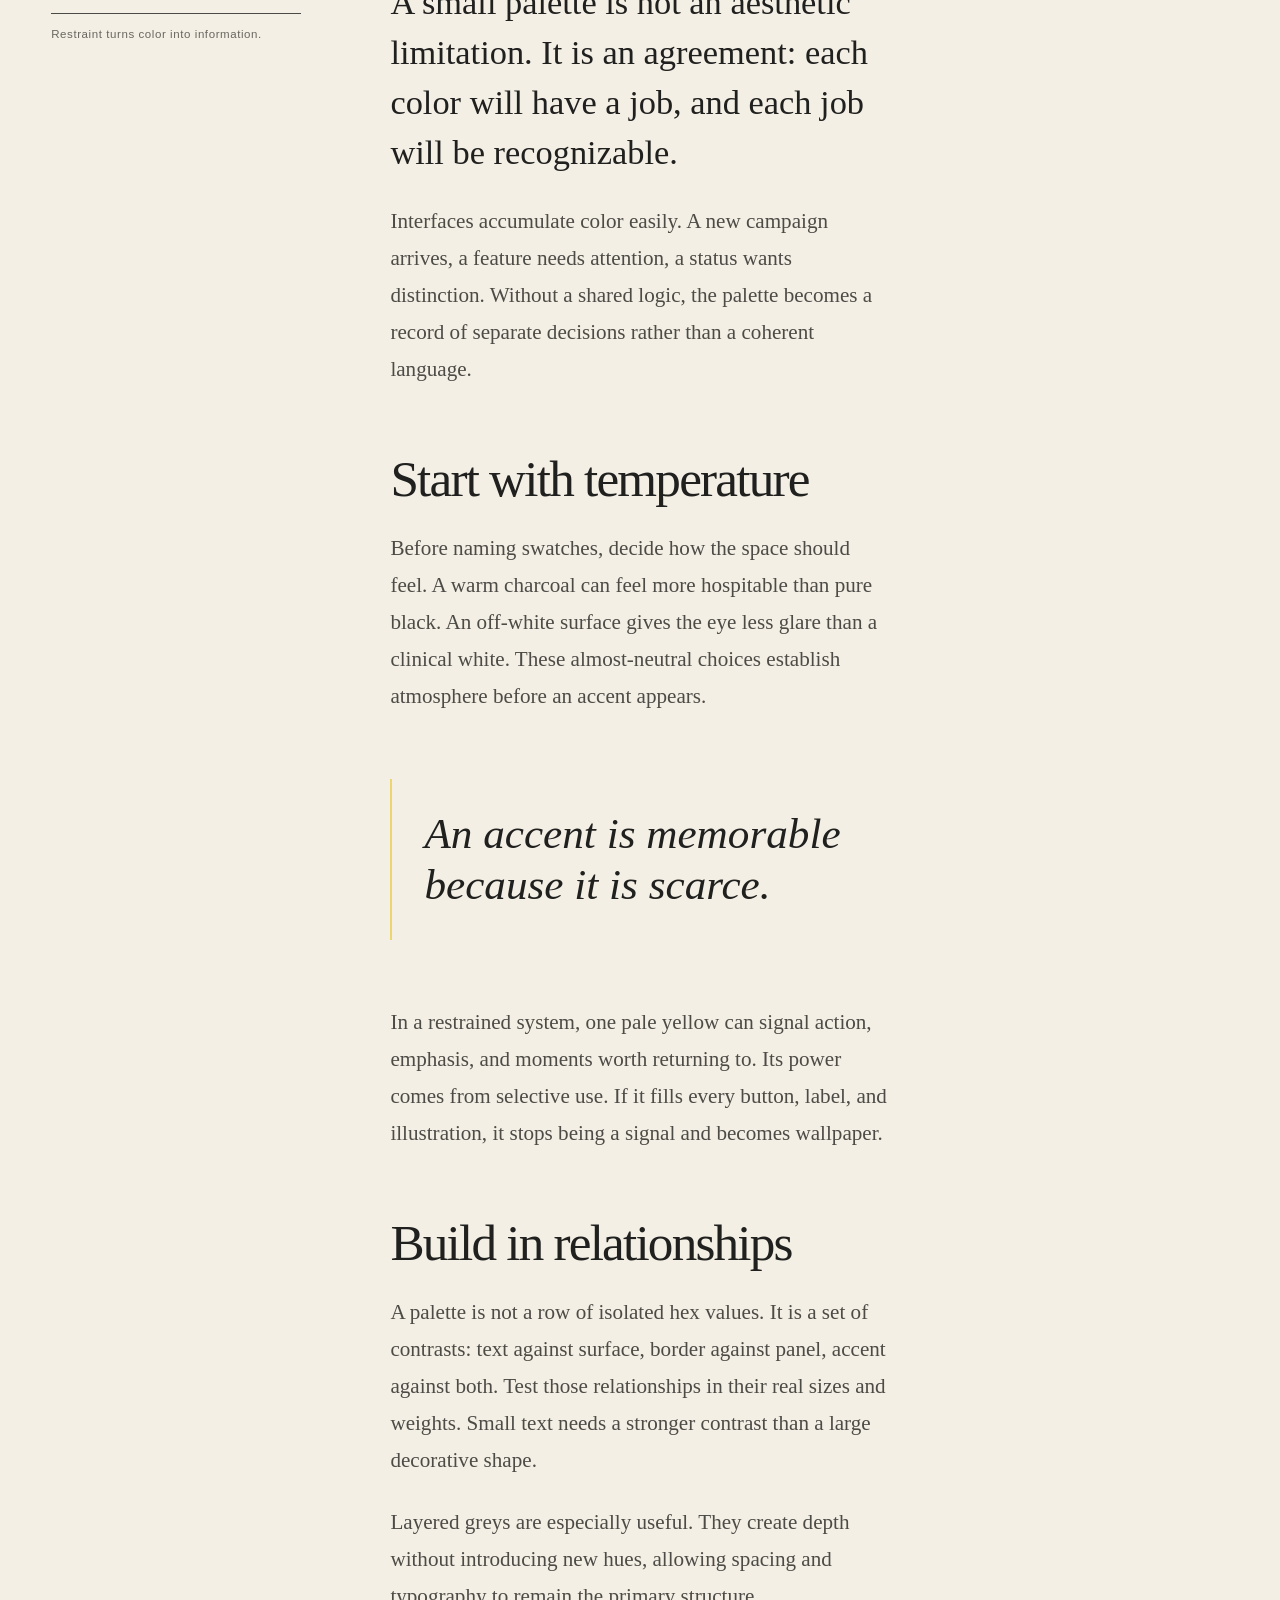
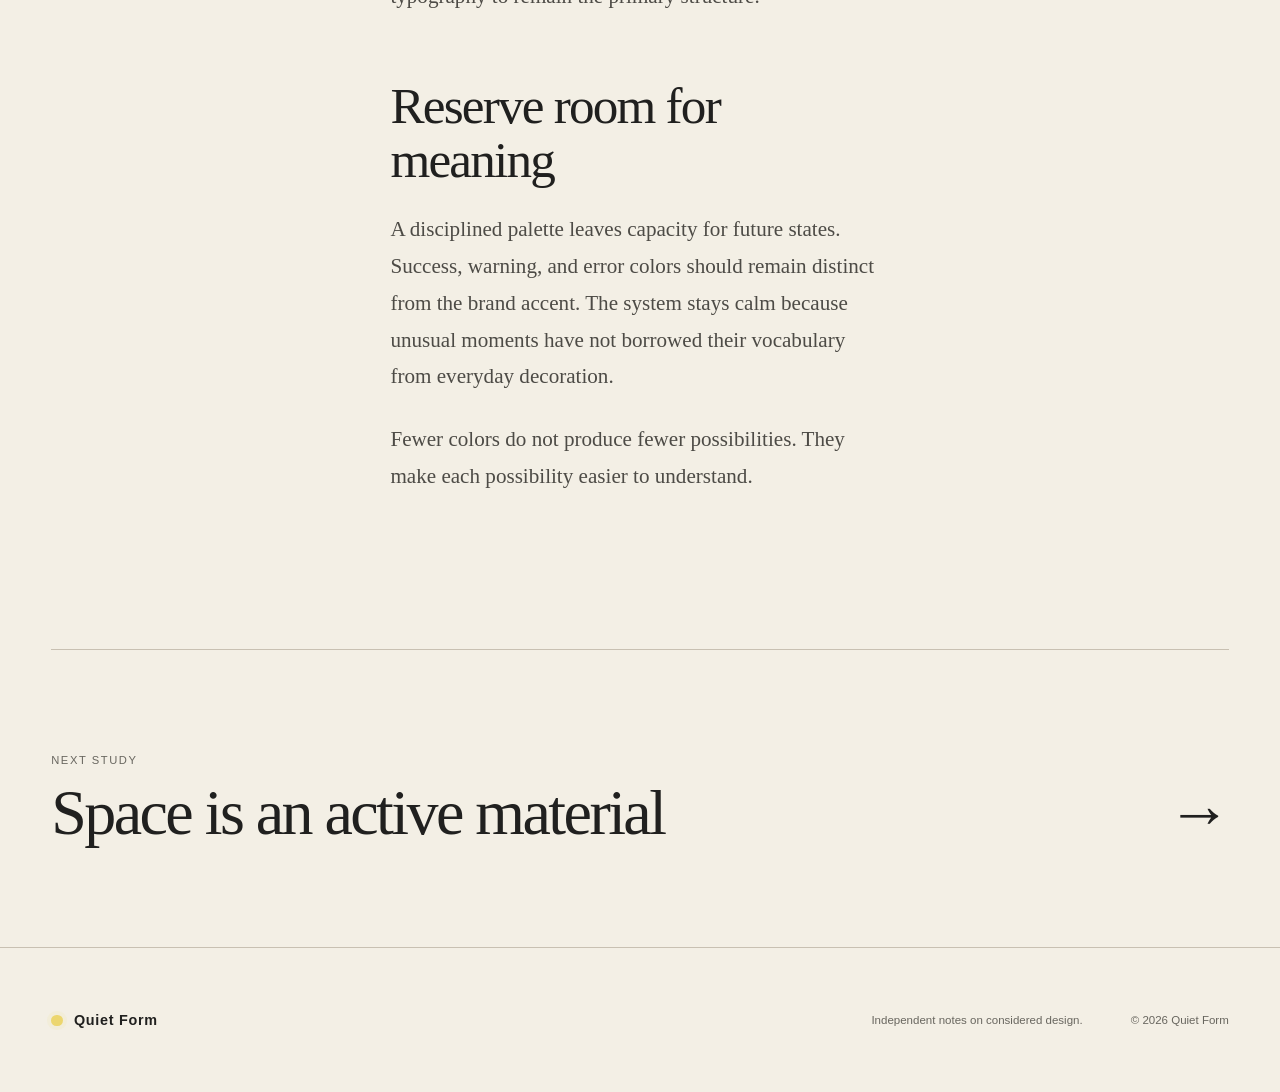
<file: blog/the-discipline-of-a-small-palette.html>
<!doctype html>
<html lang="en">
<head>
  <script>window.dataLayer = window.dataLayer || [];</script>
  <!-- Google Tag Manager -->
  <script>(function(w,d,s,l,i){w[l]=w[l]||[];w[l].push({'gtm.start':
  new Date().getTime(),event:'gtm.js'});var f=d.getElementsByTagName(s)[0],
  j=d.createElement(s),dl=l!='dataLayer'?'&l='+l:'';j.async=true;j.src=
  'https://www.googletagmanager.com/gtm.js?id='+i+dl;f.parentNode.insertBefore(j,f);
  })(window,document,'script','dataLayer','GTM-WV43J8H9');</script>
  <!-- End Google Tag Manager -->
  <meta charset="utf-8">
  <meta name="viewport" content="width=device-width, initial-scale=1">
  <meta name="description" content="A Quiet Form essay about building clearer, more memorable interfaces with a restrained color palette.">
  <meta name="google-site-verification" content="L_esKChG2Yn7kfnhRyXH-_gfh5SkmyBFkcB3Ho6Qtmk">
  <meta name="theme-color" content="#20201f">
  <title>The discipline of a small palette — Quiet Form</title>
  <link rel="icon" href="../assets/favicon.svg" type="image/svg+xml">
  <script src="../js/theme.js"></script>
  <link rel="stylesheet" href="../css/styles.css">
  <script src="../js/main.js" defer></script>
</head>
<body data-page-type="article">
  <a class="skip-link" href="#main-content">Skip to content</a>
  <header class="site-header" data-site-header>
    <div class="shell header-inner">
      <a class="wordmark" href="../index.html" aria-label="Quiet Form, home"><span class="wordmark-mark" aria-hidden="true"></span>Quiet Form</a>
      <div class="header-actions">
        <button class="theme-toggle" type="button" data-theme-toggle aria-label="Switch color theme"><span class="theme-toggle-icon" data-theme-icon aria-hidden="true">☼</span><span class="theme-toggle-label" data-theme-label>Light</span></button>
        <button class="menu-toggle" type="button" aria-expanded="false" aria-controls="site-navigation" data-menu-toggle><span class="menu-toggle-label">Menu</span><span class="menu-toggle-icon" aria-hidden="true"><span></span><span></span></span></button>
        <nav class="site-nav" id="site-navigation" aria-label="Primary navigation" data-navigation><a href="../index.html#features">What is inside</a><a href="../index.html#journal">Journal</a><a class="nav-accent" href="../index.html#download" data-track="cta_click" data-cta-location="article_navigation" data-cta-label="get_free_checklist">Get the checklist</a></nav>
      </div>
    </div>
  </header>
  <main id="main-content">
    <article>
      <header class="article-hero shell">
        <a class="back-link" href="../index.html#journal"><span aria-hidden="true">←</span> Back to journal</a>
        <p class="post-meta"><span>Color</span><time datetime="2026-08-03">03 August 2026</time><span>5 min read</span></p>
        <h1>The discipline of a small palette</h1>
        <p class="article-deck">Color works hardest when each appearance carries a reason.</p>
        <div class="article-visual visual-palette" aria-hidden="true"><span></span><span></span><span></span><small>Charcoal / Stone / Pollen</small></div>
      </header>
      <div class="article-layout shell">
        <aside class="article-aside"><p>Field note 02</p><p>Restraint turns color into information.</p></aside>
        <div class="article-body">
          <p class="lead">A small palette is not an aesthetic limitation. It is an agreement: each color will have a job, and each job will be recognizable.</p>
          <p>Interfaces accumulate color easily. A new campaign arrives, a feature needs attention, a status wants distinction. Without a shared logic, the palette becomes a record of separate decisions rather than a coherent language.</p>
          <h2>Start with temperature</h2>
          <p>Before naming swatches, decide how the space should feel. A warm charcoal can feel more hospitable than pure black. An off-white surface gives the eye less glare than a clinical white. These almost-neutral choices establish atmosphere before an accent appears.</p>
          <blockquote><p>An accent is memorable because it is scarce.</p></blockquote>
          <p>In a restrained system, one pale yellow can signal action, emphasis, and moments worth returning to. Its power comes from selective use. If it fills every button, label, and illustration, it stops being a signal and becomes wallpaper.</p>
          <h2>Build in relationships</h2>
          <p>A palette is not a row of isolated hex values. It is a set of contrasts: text against surface, border against panel, accent against both. Test those relationships in their real sizes and weights. Small text needs a stronger contrast than a large decorative shape.</p>
          <p>Layered greys are especially useful. They create depth without introducing new hues, allowing spacing and typography to remain the primary structure.</p>
          <h2>Reserve room for meaning</h2>
          <p>A disciplined palette leaves capacity for future states. Success, warning, and error colors should remain distinct from the brand accent. The system stays calm because unusual moments have not borrowed their vocabulary from everyday decoration.</p>
          <p>Fewer colors do not produce fewer possibilities. They make each possibility easier to understand.</p>
        </div>
      </div>
      <nav class="next-article shell" aria-label="Next article"><p>Next study</p><a href="space-is-an-active-material.html"><span>Space is an active material</span><span aria-hidden="true">→</span></a></nav>
    </article>
  </main>
  <footer class="site-footer"><div class="shell footer-inner"><a class="wordmark" href="../index.html"><span class="wordmark-mark" aria-hidden="true"></span>Quiet Form</a><p>Independent notes on considered design.</p><p>© <span data-current-year>2026</span> Quiet Form</p></div></footer>
</body>
</html>
</file>
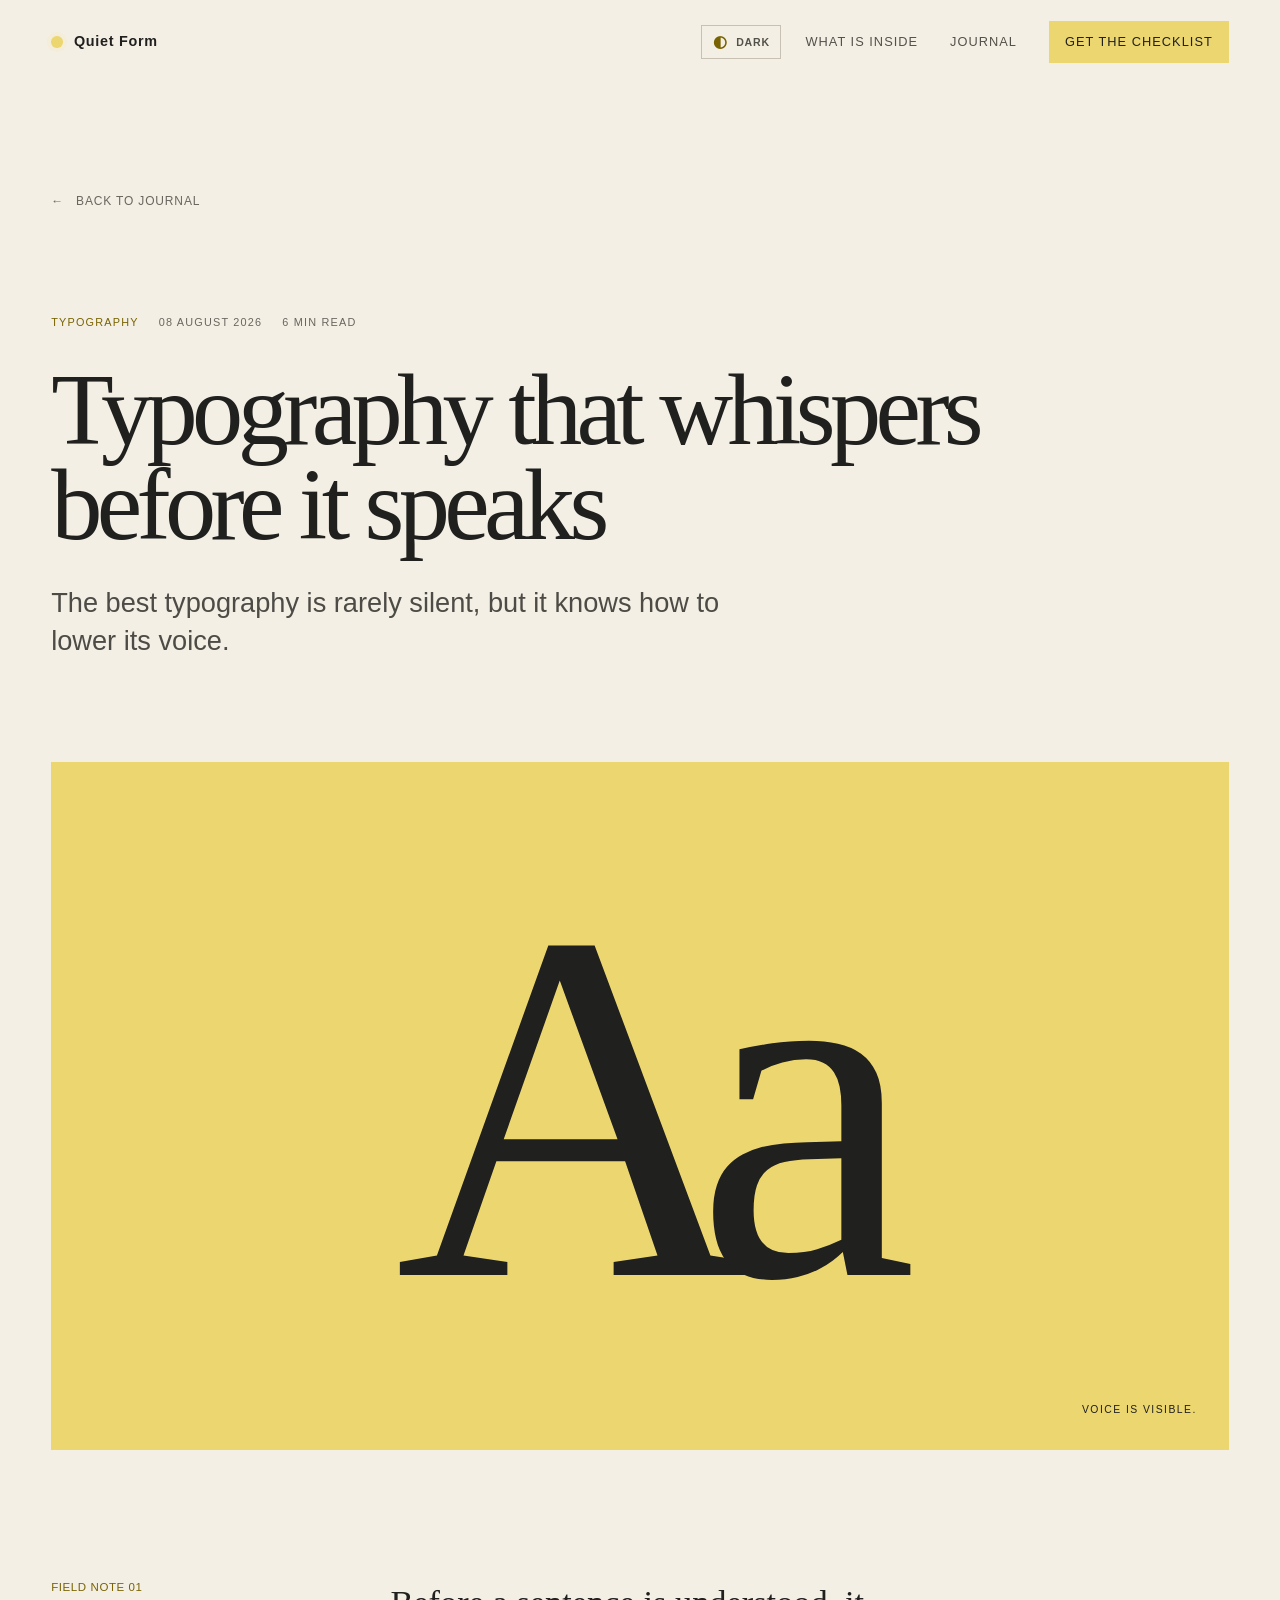
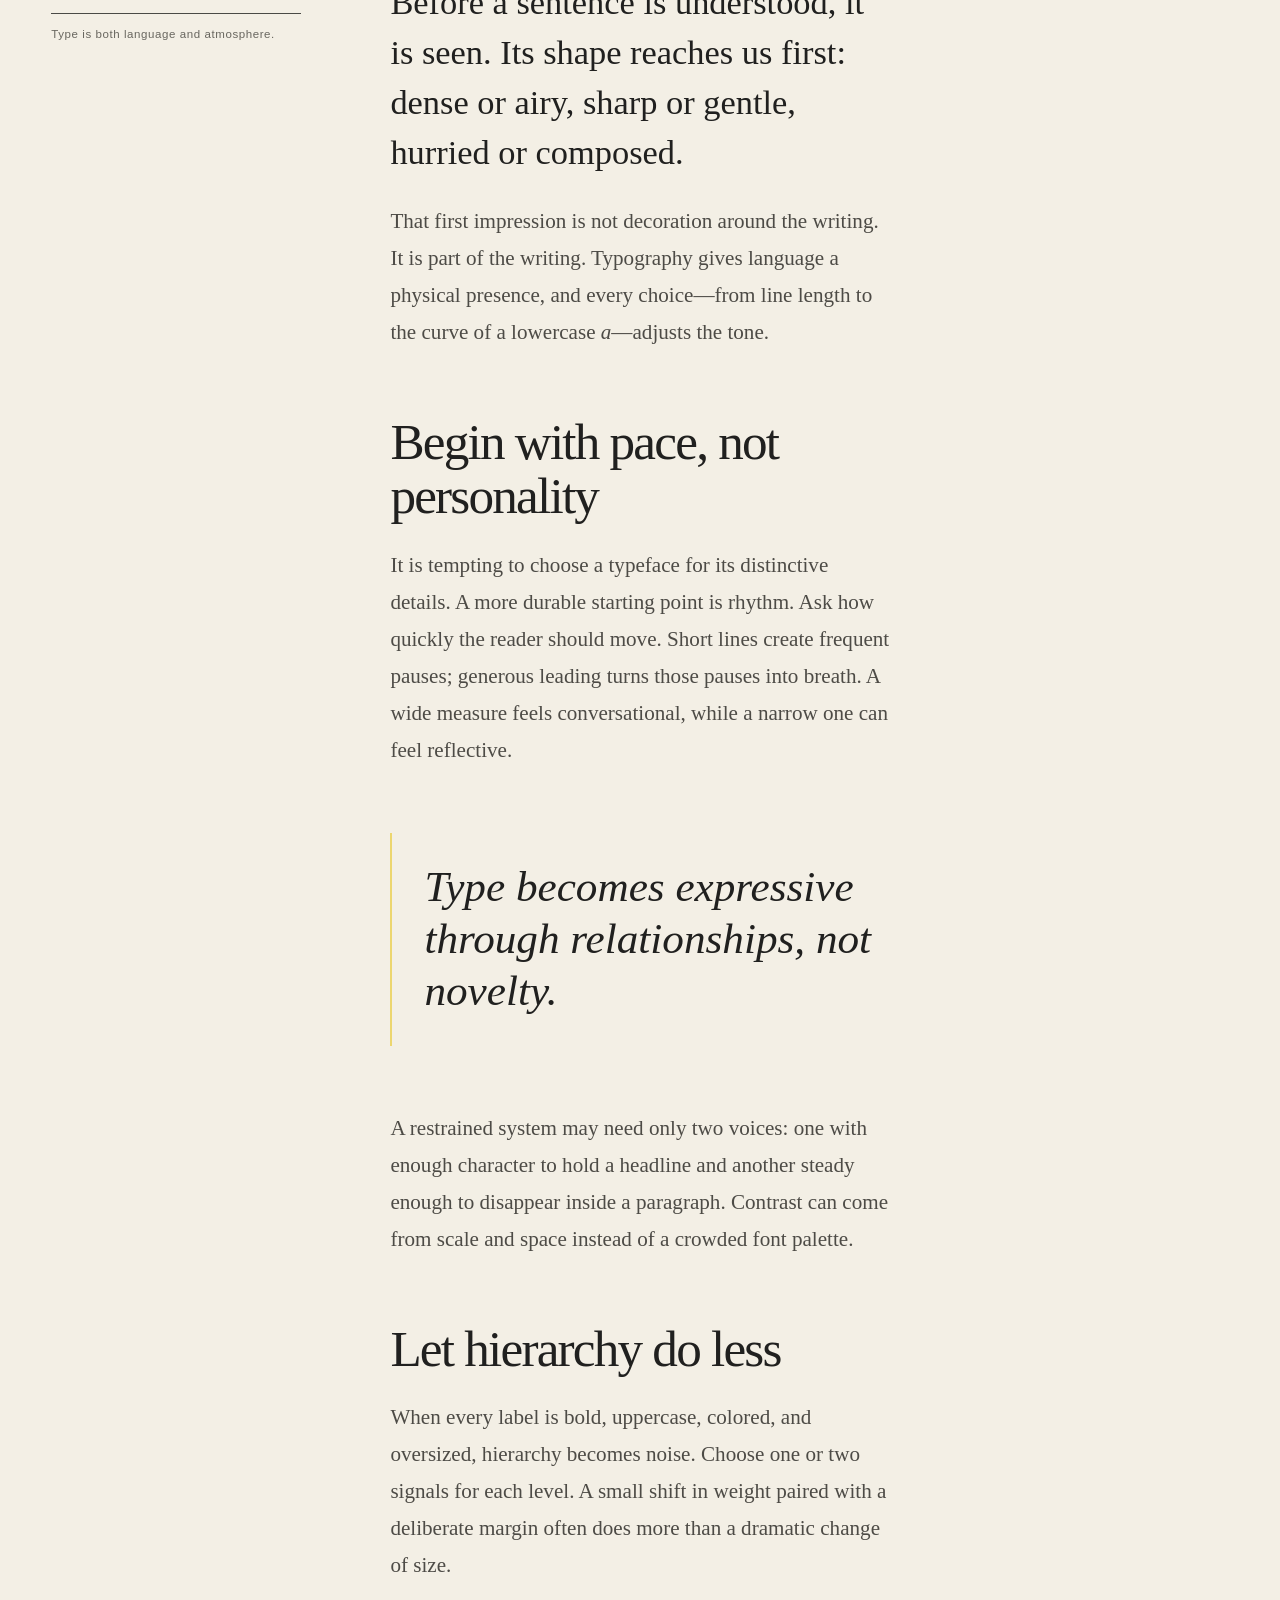
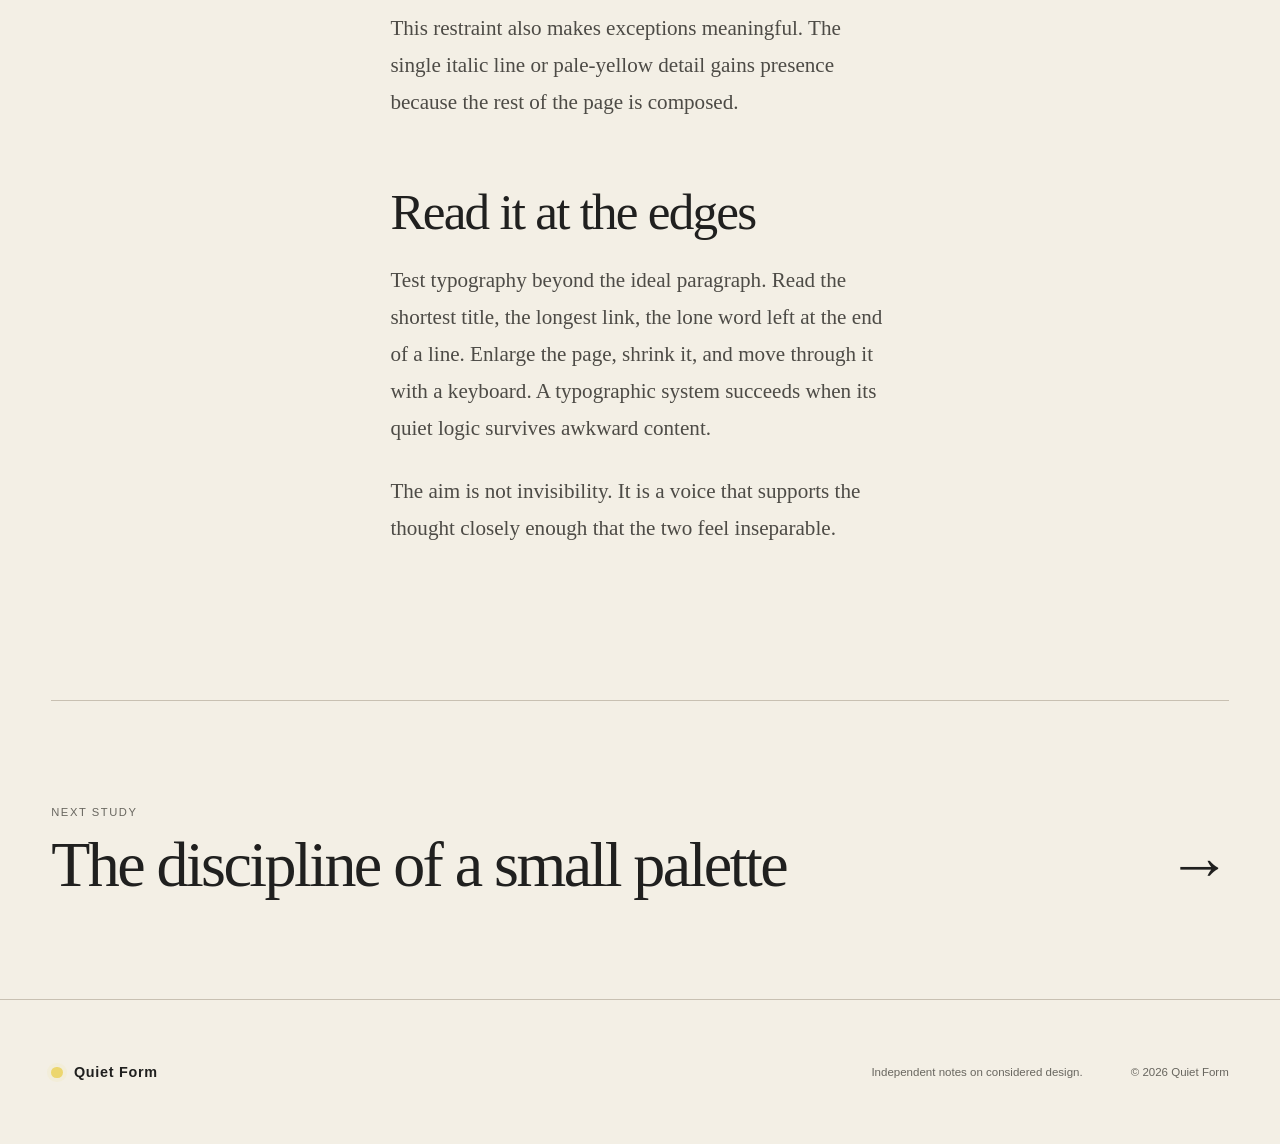
<file: blog/typography-that-whispers.html>
<!doctype html>
<html lang="en">
<head>
  <script>window.dataLayer = window.dataLayer || [];</script>
  <!-- Google Tag Manager -->
  <script>(function(w,d,s,l,i){w[l]=w[l]||[];w[l].push({'gtm.start':
  new Date().getTime(),event:'gtm.js'});var f=d.getElementsByTagName(s)[0],
  j=d.createElement(s),dl=l!='dataLayer'?'&l='+l:'';j.async=true;j.src=
  'https://www.googletagmanager.com/gtm.js?id='+i+dl;f.parentNode.insertBefore(j,f);
  })(window,document,'script','dataLayer','GTM-WV43J8H9');</script>
  <!-- End Google Tag Manager -->
  <meta charset="utf-8">
  <meta name="viewport" content="width=device-width, initial-scale=1">
  <meta name="description" content="A Quiet Form essay about creating typographic character through scale, rhythm, and restraint.">
  <meta name="google-site-verification" content="L_esKChG2Yn7kfnhRyXH-_gfh5SkmyBFkcB3Ho6Qtmk">
  <meta name="theme-color" content="#20201f">
  <title>Typography that whispers before it speaks — Quiet Form</title>
  <link rel="icon" href="../assets/favicon.svg" type="image/svg+xml">
  <script src="../js/theme.js"></script>
  <link rel="stylesheet" href="../css/styles.css">
  <script src="../js/main.js" defer></script>
</head>
<body data-page-type="article">
  <a class="skip-link" href="#main-content">Skip to content</a>
  <header class="site-header" data-site-header>
    <div class="shell header-inner">
      <a class="wordmark" href="../index.html" aria-label="Quiet Form, home"><span class="wordmark-mark" aria-hidden="true"></span>Quiet Form</a>
      <div class="header-actions">
        <button class="theme-toggle" type="button" data-theme-toggle aria-label="Switch color theme"><span class="theme-toggle-icon" data-theme-icon aria-hidden="true">☼</span><span class="theme-toggle-label" data-theme-label>Light</span></button>
        <button class="menu-toggle" type="button" aria-expanded="false" aria-controls="site-navigation" data-menu-toggle><span class="menu-toggle-label">Menu</span><span class="menu-toggle-icon" aria-hidden="true"><span></span><span></span></span></button>
        <nav class="site-nav" id="site-navigation" aria-label="Primary navigation" data-navigation>
          <a href="../index.html#features">What is inside</a><a href="../index.html#journal">Journal</a><a class="nav-accent" href="../index.html#download" data-track="cta_click" data-cta-location="article_navigation" data-cta-label="get_free_checklist">Get the checklist</a>
        </nav>
      </div>
    </div>
  </header>
  <main id="main-content">
    <article>
      <header class="article-hero shell">
        <a class="back-link" href="../index.html#journal"><span aria-hidden="true">←</span> Back to journal</a>
        <p class="post-meta"><span>Typography</span><time datetime="2026-08-08">08 August 2026</time><span>6 min read</span></p>
        <h1>Typography that whispers before it speaks</h1>
        <p class="article-deck">The best typography is rarely silent, but it knows how to lower its voice.</p>
        <div class="article-visual visual-typography" aria-hidden="true"><span>Aa</span><small>Voice is visible.</small></div>
      </header>
      <div class="article-layout shell">
        <aside class="article-aside"><p>Field note 01</p><p>Type is both language and atmosphere.</p></aside>
        <div class="article-body">
          <p class="lead">Before a sentence is understood, it is seen. Its shape reaches us first: dense or airy, sharp or gentle, hurried or composed.</p>
          <p>That first impression is not decoration around the writing. It is part of the writing. Typography gives language a physical presence, and every choice—from line length to the curve of a lowercase <em>a</em>—adjusts the tone.</p>
          <h2>Begin with pace, not personality</h2>
          <p>It is tempting to choose a typeface for its distinctive details. A more durable starting point is rhythm. Ask how quickly the reader should move. Short lines create frequent pauses; generous leading turns those pauses into breath. A wide measure feels conversational, while a narrow one can feel reflective.</p>
          <blockquote><p>Type becomes expressive through relationships, not novelty.</p></blockquote>
          <p>A restrained system may need only two voices: one with enough character to hold a headline and another steady enough to disappear inside a paragraph. Contrast can come from scale and space instead of a crowded font palette.</p>
          <h2>Let hierarchy do less</h2>
          <p>When every label is bold, uppercase, colored, and oversized, hierarchy becomes noise. Choose one or two signals for each level. A small shift in weight paired with a deliberate margin often does more than a dramatic change of size.</p>
          <p>This restraint also makes exceptions meaningful. The single italic line or pale-yellow detail gains presence because the rest of the page is composed.</p>
          <h2>Read it at the edges</h2>
          <p>Test typography beyond the ideal paragraph. Read the shortest title, the longest link, the lone word left at the end of a line. Enlarge the page, shrink it, and move through it with a keyboard. A typographic system succeeds when its quiet logic survives awkward content.</p>
          <p>The aim is not invisibility. It is a voice that supports the thought closely enough that the two feel inseparable.</p>
        </div>
      </div>
      <nav class="next-article shell" aria-label="Next article">
        <p>Next study</p><a href="the-discipline-of-a-small-palette.html"><span>The discipline of a small palette</span><span aria-hidden="true">→</span></a>
      </nav>
    </article>
  </main>
  <footer class="site-footer"><div class="shell footer-inner"><a class="wordmark" href="../index.html"><span class="wordmark-mark" aria-hidden="true"></span>Quiet Form</a><p>Independent notes on considered design.</p><p>© <span data-current-year>2026</span> Quiet Form</p></div></footer>
</body>
</html>
</file>
<file: css/styles.css>
:root {
  --ink: #20201f;
  --ink-soft: #2a2a28;
  --panel: #343432;
  --line: #4a4a46;
  --muted: #aaa9a1;
  --paper: #eeeae0;
  --paper-soft: #d5d1c7;
  --accent: #ecd66f;
  --accent-dark: #c7b44e;
  --max-width: 1240px;
  --gutter: clamp(1.25rem, 4vw, 4rem);
  --space-section: clamp(5rem, 10vw, 9rem);
  --font-sans: Inter, ui-sans-serif, -apple-system, BlinkMacSystemFont, "Segoe UI", sans-serif;
  --font-serif: Iowan Old Style, Baskerville, "Times New Roman", serif;
}

*, *::before, *::after { box-sizing: border-box; }

html { scroll-behavior: smooth; }

html { color-scheme: dark; }
html[data-theme="light"] { color-scheme: light; }

body {
  margin: 0;
  min-width: 320px;
  overflow-x: hidden;
  overflow-x: clip;
  color: var(--paper);
  background: var(--ink);
  font-family: var(--font-sans);
  font-size: 1rem;
  line-height: 1.6;
  -webkit-font-smoothing: antialiased;
}

body.menu-open { overflow: hidden; }

a { color: inherit; }

button, a { -webkit-tap-highlight-color: transparent; }
button { font: inherit; }

img { max-width: 100%; }

h1, h2, h3, p { margin-top: 0; }

::selection { color: var(--ink); background: var(--accent); }

:focus-visible {
  outline: 3px solid var(--accent);
  outline-offset: 4px;
}

.skip-link {
  position: fixed;
  z-index: 1000;
  top: 0;
  left: 1rem;
  padding: .75rem 1rem;
  color: var(--ink);
  background: var(--accent);
  font-weight: 700;
  transform: translateY(-130%);
  transition: transform .2s ease;
}

.skip-link:focus { transform: translateY(0); }

.shell {
  width: min(100% - (var(--gutter) * 2), var(--max-width));
  margin-inline: auto;
}

.site-header {
  position: sticky;
  z-index: 100;
  top: 0;
  border-bottom: 1px solid transparent;
  background: rgba(32, 32, 31, .92);
  transition: border-color .25s ease, background-color .25s ease;
}

.site-header.is-scrolled {
  border-color: var(--line);
  background: rgba(32, 32, 31, .97);
}

.header-inner {
  display: flex;
  align-items: center;
  justify-content: space-between;
  min-height: 5.25rem;
}

.header-actions { display: flex; gap: 1.5rem; align-items: center; }

.theme-toggle {
  display: inline-flex;
  gap: .55rem;
  align-items: center;
  padding: .5rem .65rem;
  border: 1px solid var(--line);
  color: var(--paper-soft);
  background: transparent;
  cursor: pointer;
  font-size: .66rem;
  font-weight: 700;
  letter-spacing: .08em;
  text-transform: uppercase;
}

.theme-toggle:hover { border-color: var(--accent); color: var(--paper); }
.theme-toggle-icon { color: var(--accent); font-size: 1rem; line-height: 1; }

.wordmark {
  display: inline-flex;
  flex: none;
  gap: .7rem;
  align-items: center;
  color: var(--paper);
  font-size: .9rem;
  font-weight: 700;
  letter-spacing: .05em;
  text-decoration: none;
}

.wordmark-mark {
  width: .72rem;
  height: .72rem;
  border-radius: 50%;
  background: var(--accent);
  box-shadow: 0 0 0 4px rgba(236, 214, 111, .1);
}

.site-nav { display: flex; align-items: center; gap: 2rem; }

.site-nav a {
  color: var(--paper-soft);
  font-size: .8rem;
  letter-spacing: .08em;
  text-decoration: none;
  text-transform: uppercase;
}

.site-nav a:hover { color: var(--paper); }

.site-nav .nav-accent {
  padding: .65rem 1rem;
  color: var(--ink);
  background: var(--accent);
}

.site-nav .nav-accent:hover { color: var(--ink); background: #f2de7f; }

.menu-toggle {
  display: none;
  border: 0;
  color: var(--paper);
  background: transparent;
  font: inherit;
}

.hero {
  position: relative;
  min-height: calc(100vh - 5.25rem);
  min-height: calc(100svh - 5.25rem);
  padding-top: clamp(4rem, 10vh, 8rem);
  padding-bottom: clamp(3rem, 8vh, 6rem);
  overflow: hidden;
}

.eyebrow, .section-label, .section-count {
  color: var(--muted);
  font-size: .7rem;
  font-weight: 700;
  letter-spacing: .16em;
  text-transform: uppercase;
}

.eyebrow { display: flex; gap: 1rem; align-items: center; }

.eyebrow span { color: var(--accent); }

.hero h1 {
  position: relative;
  z-index: 2;
  max-width: 1050px;
  margin: clamp(3rem, 7vh, 6rem) 0 3rem;
  font-family: var(--font-serif);
  font-size: clamp(3.5rem, 8.8vw, 8.4rem);
  font-weight: 400;
  letter-spacing: -.055em;
  line-height: .9;
}

.hero h1 em { color: var(--accent); font-weight: 400; }

.hero-footer {
  position: relative;
  z-index: 2;
  display: flex;
  align-items: end;
  justify-content: space-between;
  gap: 3rem;
  margin-top: clamp(3rem, 7vh, 6rem);
  padding-left: min(26vw, 20rem);
}

.hero-intro { max-width: 30rem; margin-bottom: 0; color: var(--paper-soft); font-size: clamp(1.05rem, 2vw, 1.25rem); }

.text-link {
  display: inline-flex;
  flex: none;
  gap: 2rem;
  padding-bottom: .4rem;
  border-bottom: 1px solid var(--accent);
  color: var(--paper);
  font-size: .85rem;
  text-decoration: none;
}

.text-link span { color: var(--accent); }

.hero-composition { position: absolute; inset: 4rem 0 auto 0; height: 70%; pointer-events: none; opacity: .55; }
.composition-circle { position: absolute; top: 3%; right: 6%; width: clamp(12rem, 25vw, 22rem); aspect-ratio: 1; border: 1px solid var(--line); border-radius: 50%; }
.composition-circle::after { position: absolute; inset: 19%; border: 1px solid var(--line); border-radius: inherit; content: ""; }
.composition-line { position: absolute; top: 0; right: 22%; width: 1px; height: 85%; background: var(--line); transform: rotate(27deg); }
.composition-label, .composition-index { position: absolute; color: #6b6b66; font-size: .63rem; letter-spacing: .14em; text-transform: uppercase; }
.composition-label { top: 13%; right: 15%; transform: rotate(90deg); }
.composition-index { right: 1rem; bottom: 0; }

.section { padding-block: var(--space-section); border-top: 1px solid var(--line); }

.section-heading {
  display: flex;
  justify-content: space-between;
  gap: 2rem;
  align-items: start;
  margin-bottom: clamp(2.5rem, 6vw, 5rem);
}

.section-heading h2 {
  margin: 1.1rem 0 0;
  font-family: var(--font-serif);
  font-size: clamp(2.4rem, 5vw, 4.8rem);
  font-weight: 400;
  letter-spacing: -.04em;
  line-height: 1;
}

.featured-card { display: grid; grid-template-columns: minmax(0, 1.25fr) minmax(22rem, .75fr); min-height: 35rem; }

.featured-visual { position: relative; min-height: 34rem; overflow: hidden; color: var(--ink); background: var(--accent); }
.type-sample { position: absolute; font-family: var(--font-serif); }
.type-sample-large { top: 50%; left: 50%; font-size: clamp(10rem, 23vw, 20rem); letter-spacing: -.1em; line-height: 1; transform: translate(-54%, -55%); }
.type-sample-small { right: 2rem; bottom: 2rem; font-size: 1.1rem; line-height: 1.1; text-align: right; }
.visual-caption { position: absolute; top: 2rem; left: 2rem; font-size: .65rem; letter-spacing: .16em; text-transform: uppercase; }

.featured-copy {
  display: flex;
  flex-direction: column;
  align-items: start;
  padding: clamp(2rem, 5vw, 4.5rem);
  background: var(--panel);
}

.post-meta { display: flex; flex-wrap: wrap; gap: .65rem 1.25rem; color: var(--muted); font-size: .68rem; letter-spacing: .11em; text-transform: uppercase; }
.post-meta span:first-child { color: var(--accent); }
.featured-copy h2 { margin: auto 0 1.5rem; font-family: var(--font-serif); font-size: clamp(2.3rem, 4vw, 4rem); font-weight: 400; letter-spacing: -.04em; line-height: 1.03; }
.featured-copy h2 a, .post-card h3 a { text-decoration: none; }
.featured-copy h2 a:hover, .post-card h3 a:hover { color: var(--accent); }
.featured-copy > p:not(.post-meta) { max-width: 30rem; margin-bottom: 2.5rem; color: var(--paper-soft); }

.button {
  display: inline-flex;
  gap: 1.5rem;
  align-items: center;
  padding: .9rem 1.15rem;
  border: 1px solid var(--line);
  color: var(--paper);
  font-size: .75rem;
  letter-spacing: .06em;
  text-decoration: none;
  text-transform: uppercase;
  cursor: pointer;
  transition: color .2s ease, background .2s ease, border-color .2s ease;
}

.button:disabled { cursor: wait; opacity: .65; }

.button:hover { border-color: var(--accent); color: var(--ink); background: var(--accent); }

.post-grid { display: grid; grid-template-columns: repeat(3, 1fr); gap: 1px; background: var(--line); }
.post-card { min-width: 0; background: var(--ink); }
.post-card-visual { position: relative; display: block; height: clamp(17rem, 28vw, 24rem); overflow: hidden; background: var(--ink-soft); }
.post-card-visual::after { position: absolute; inset: 0; border: 1px solid transparent; content: ""; transition: border-color .2s ease; }
.post-card-visual:hover::after { border-color: var(--accent); }
.visual-type { display: grid; place-items: center; color: var(--accent); font-family: var(--font-serif); font-size: clamp(7rem, 15vw, 13rem); letter-spacing: -.1em; text-decoration: none; }
.visual-type::before { position: absolute; width: 55%; height: 1px; background: var(--line); content: ""; transform: rotate(-45deg); }
.visual-type span { z-index: 1; }
.visual-color { background: var(--paper-soft); }
.swatch { position: absolute; display: block; aspect-ratio: 1; border-radius: 50%; mix-blend-mode: multiply; }
.swatch-one { top: 12%; left: 9%; width: 61%; background: var(--accent); }
.swatch-two { right: 4%; bottom: 3%; width: 57%; background: #95958e; }
.swatch-three { top: 17%; right: 12%; width: 25%; background: #50504d; }
.visual-space { background: var(--paper); }
.space-block { position: absolute; display: block; background: var(--ink); }
.space-block-one { top: 12%; left: 10%; width: 27%; height: 28%; }
.space-block-two { right: 9%; bottom: 10%; width: 44%; height: 45%; background: var(--accent); }
.post-card-body { padding: 2rem 1.5rem 1rem 0; }
.post-card h3 { max-width: 20rem; margin: 1.5rem 0 1rem; font-family: var(--font-serif); font-size: clamp(1.65rem, 2.5vw, 2.25rem); font-weight: 400; letter-spacing: -.025em; line-height: 1.1; }
.post-card-body > p:last-child { max-width: 24rem; color: var(--muted); font-size: .9rem; }

.reading-note {
  display: grid;
  grid-template-columns: 1.2fr .8fr;
  gap: clamp(3rem, 10vw, 9rem);
  color: var(--ink);
  background: var(--accent);
  border-top: 0;
  box-shadow: 0 0 0 100vmax var(--accent);
  clip-path: inset(0 -100vmax);
}

.reading-note .section-label { color: #71651f; }
.reading-note h2 { margin: 1.5rem 0 0; font-family: var(--font-serif); font-size: clamp(2.7rem, 6vw, 5.5rem); font-weight: 400; letter-spacing: -.05em; line-height: .98; }
.reading-note-copy { align-self: end; }
.reading-note-copy > p { max-width: 28rem; font-size: 1.1rem; }
.button-light { margin-top: 1rem; border-color: var(--ink); color: var(--ink); }
.button-light:hover { color: var(--accent); background: var(--ink); }
.reading-note small { display: block; margin-top: 1rem; color: #71651f; font-size: .7rem; }

.about-grid { display: grid; grid-template-columns: 1.2fr .8fr; gap: clamp(3rem, 10vw, 9rem); }
.about-grid h2 { max-width: 47rem; font-family: var(--font-serif); font-size: clamp(2.6rem, 5vw, 4.7rem); font-weight: 400; letter-spacing: -.04em; line-height: 1.03; }
.about-copy { align-self: end; color: var(--paper-soft); }
.about-copy p:last-child { margin-bottom: 0; }

.site-footer { border-top: 1px solid var(--line); }
.footer-inner { display: grid; grid-template-columns: 1fr auto auto; gap: 3rem; align-items: center; min-height: 9rem; color: var(--muted); font-size: .72rem; }
.footer-inner p { margin: 0; }

/* Article pages */
.article-hero { padding-top: clamp(3rem, 8vw, 7rem); }
.back-link { display: inline-flex; gap: .75rem; margin-bottom: clamp(4rem, 8vw, 7rem); color: var(--muted); font-size: .75rem; letter-spacing: .07em; text-decoration: none; text-transform: uppercase; }
.back-link:hover { color: var(--accent); }
.article-hero h1 { max-width: 970px; margin: 2rem 0; font-family: var(--font-serif); font-size: clamp(3.5rem, 8vw, 7.5rem); font-weight: 400; letter-spacing: -.055em; line-height: .92; }
.article-deck { max-width: 44rem; margin: 0 0 clamp(4rem, 8vw, 7rem); color: var(--paper-soft); font-size: clamp(1.25rem, 2.5vw, 1.7rem); line-height: 1.4; }
.article-visual { position: relative; width: 100%; height: clamp(24rem, 60vw, 43rem); overflow: hidden; }
.article-visual small { position: absolute; right: 2rem; bottom: 2rem; font-size: .65rem; letter-spacing: .14em; text-transform: uppercase; }
.visual-typography { display: grid; place-items: center; color: var(--ink); background: var(--accent); }
.visual-typography > span { font-family: var(--font-serif); font-size: clamp(13rem, 39vw, 32rem); letter-spacing: -.12em; line-height: .8; transform: translateX(-3%); }
.visual-palette { background: var(--paper-soft); }
.visual-palette > span { position: absolute; aspect-ratio: 1; border-radius: 50%; mix-blend-mode: multiply; }
.visual-palette > span:nth-child(1) { top: 8%; left: 9%; width: 46%; background: var(--accent); }
.visual-palette > span:nth-child(2) { right: 7%; bottom: 5%; width: 48%; background: #92928b; }
.visual-palette > span:nth-child(3) { top: 13%; right: 14%; width: 25%; background: #494946; }
.visual-palette small { color: var(--ink); }
.visual-whitespace { background: var(--paper); }
.visual-whitespace span { position: absolute; display: block; }
.visual-whitespace span:first-child { top: 9%; left: 8%; width: 22%; height: 28%; background: var(--ink); }
.visual-whitespace span:nth-child(2) { right: 8%; bottom: 9%; width: 43%; height: 47%; background: var(--accent); }
.visual-whitespace small { color: var(--ink); }

.article-layout { display: grid; grid-template-columns: 1fr minmax(0, 2fr) 1fr; gap: clamp(2rem, 7vw, 7rem); padding-block: clamp(5rem, 10vw, 9rem); }
.article-aside { grid-column: 1; color: var(--muted); font-size: .72rem; letter-spacing: .05em; }
.article-aside p:first-child { padding-bottom: 1rem; border-bottom: 1px solid var(--line); color: var(--accent); text-transform: uppercase; }
.article-body { grid-column: 2; max-width: 44rem; }
.article-body p { margin-bottom: 1.6rem; color: var(--paper-soft); font-family: var(--font-serif); font-size: clamp(1.15rem, 1.8vw, 1.32rem); line-height: 1.75; }
.article-body .lead { color: var(--paper); font-size: clamp(1.55rem, 3vw, 2.15rem); line-height: 1.45; }
.article-body h2 { margin: 4rem 0 1.5rem; font-family: var(--font-serif); font-size: clamp(2rem, 4vw, 3.25rem); font-weight: 400; letter-spacing: -.035em; line-height: 1.05; }
.article-body blockquote { margin: 4rem 0; padding: 1.8rem 0 1.8rem 2rem; border-left: 2px solid var(--accent); }
.article-body blockquote p { margin: 0; color: var(--paper); font-size: clamp(1.8rem, 3.5vw, 2.7rem); font-style: italic; line-height: 1.2; }
.next-article { padding-block: clamp(4rem, 8vw, 7rem); border-top: 1px solid var(--line); }
.next-article > p { color: var(--muted); font-size: .7rem; letter-spacing: .14em; text-transform: uppercase; }
.next-article a { display: flex; justify-content: space-between; gap: 2rem; align-items: end; font-family: var(--font-serif); font-size: clamp(2.2rem, 5vw, 4.8rem); letter-spacing: -.04em; line-height: 1; text-decoration: none; }
.next-article a:hover { color: var(--accent); }

/* Analytics funnel */
.funnel-hero {
  display: grid;
  grid-template-columns: minmax(0, 1.08fr) minmax(22rem, .92fr);
  gap: clamp(3rem, 8vw, 8rem);
  align-items: center;
  min-height: calc(100svh - 5.25rem);
  padding-block: clamp(4rem, 9vw, 8rem);
}

.funnel-hero-copy h1, .thank-you-hero h1 {
  max-width: 53rem;
  margin: clamp(2.5rem, 6vw, 5rem) 0 2rem;
  font-family: var(--font-serif);
  font-size: clamp(3.7rem, 7.5vw, 7.2rem);
  font-weight: 400;
  letter-spacing: -.055em;
  line-height: .92;
}

.funnel-hero-copy h1 em { color: var(--accent); font-weight: 400; }
.funnel-hero-copy .hero-intro { max-width: 39rem; }
.hero-actions { display: flex; flex-wrap: wrap; gap: 1.5rem 2rem; align-items: center; margin-top: 2.5rem; }
.button-primary { border-color: var(--accent); color: var(--ink); background: var(--accent); }
.button-primary:hover { border-color: var(--paper); background: var(--paper); }
.hero-proof { margin: 1.25rem 0 0; color: var(--muted); font-size: .75rem; }

.checklist-preview { position: relative; min-height: clamp(32rem, 47vw, 44rem); }
.preview-sheet {
  position: absolute;
  width: min(86%, 28rem);
  aspect-ratio: .72;
  border: 1px solid rgba(32, 32, 31, .16);
}
.preview-sheet-back { top: 4%; right: 0; background: #6d6d67; transform: rotate(6deg); }
.preview-sheet-front { top: 0; right: 7%; display: flex; flex-direction: column; padding: clamp(1.5rem, 4vw, 2.5rem); color: var(--ink); background: var(--paper); transform: rotate(-2deg); box-shadow: 0 2.2rem 5rem rgba(0, 0, 0, .24); }
.preview-brand { display: flex; gap: .6rem; align-items: center; font-size: .72rem; font-weight: 700; letter-spacing: .05em; }
.preview-sheet > p { margin: auto 0 1.2rem; color: #676760; font-size: .62rem; letter-spacing: .14em; text-transform: uppercase; }
.preview-sheet h2 { max-width: 18rem; margin: 0 0 2.5rem; font-family: var(--font-serif); font-size: clamp(2.2rem, 4.5vw, 4rem); font-weight: 400; letter-spacing: -.045em; line-height: .95; }
.preview-sheet ul { margin: 0; padding: 0; list-style: none; }
.preview-sheet li { display: grid; grid-template-columns: 2rem 1fr; gap: .75rem; padding: .8rem 0; border-top: 1px solid #c9c5bb; font-size: .72rem; line-height: 1.35; }
.preview-sheet li span { color: #77766f; font-size: .58rem; }
.preview-sheet small { margin-top: auto; color: #77766f; font-size: .55rem; letter-spacing: .12em; text-transform: uppercase; }

.benefits-strip { color: var(--ink); background: var(--accent); }
.benefit-grid { display: grid; grid-template-columns: repeat(3, 1fr); }
.benefit-grid > div { display: grid; grid-template-columns: 2rem 1fr; gap: 1rem; padding: 2.25rem 2rem; border-left: 1px solid rgba(32, 32, 31, .25); }
.benefit-grid > div:last-child { border-right: 1px solid rgba(32, 32, 31, .25); }
.benefit-grid span { color: #71651f; font-size: .62rem; }
.benefit-grid p { margin: 0; font-family: var(--font-serif); font-size: 1.25rem; line-height: 1.25; }

.feature-grid { display: grid; grid-template-columns: repeat(4, 1fr); gap: 1px; background: var(--line); }
.feature-grid article { min-height: 24rem; padding: 2rem; background: var(--ink); }
.feature-grid article > span { display: grid; width: 3rem; aspect-ratio: 1; place-items: center; border: 1px solid var(--line); border-radius: 50%; color: var(--accent); font-family: var(--font-serif); font-size: 1.4rem; }
.feature-grid h3 { margin: 7rem 0 1rem; font-family: var(--font-serif); font-size: 2rem; font-weight: 400; }
.feature-grid p { margin: 0; color: var(--muted); font-size: .88rem; }

.process-list { margin: 0; padding: 0; border-top: 1px solid var(--line); list-style: none; }
.process-list li { display: grid; grid-template-columns: minmax(4rem, .45fr) 1fr; gap: 2rem; padding: 2.5rem 0; border-bottom: 1px solid var(--line); }
.process-list li > span { color: var(--accent); font-size: .68rem; letter-spacing: .12em; }
.process-list li > div { display: grid; grid-template-columns: minmax(16rem, .8fr) 1fr; gap: 3rem; }
.process-list h3 { margin: 0; font-family: var(--font-serif); font-size: clamp(1.8rem, 3vw, 2.8rem); font-weight: 400; letter-spacing: -.03em; line-height: 1; }
.process-list p { max-width: 29rem; margin: 0; color: var(--muted); }

.download-section { display: grid; grid-template-columns: 1fr 1fr; gap: clamp(3rem, 10vw, 9rem); color: var(--ink); background: var(--accent); border-top: 0; box-shadow: 0 0 0 100vmax var(--accent); clip-path: inset(0 -100vmax); }
.download-section .section-label { color: #71651f; }
.download-copy h2 { max-width: 40rem; margin: 1.5rem 0 2rem; font-family: var(--font-serif); font-size: clamp(2.8rem, 5.4vw, 5rem); font-weight: 400; letter-spacing: -.05em; line-height: .98; }
.download-copy > p:last-child { max-width: 34rem; }
.download-form { align-self: center; }
.download-form label { display: block; margin-bottom: .8rem; font-size: .72rem; font-weight: 700; letter-spacing: .1em; text-transform: uppercase; }
.form-row { display: flex; align-items: stretch; }
.form-row input { min-width: 0; flex: 1; border: 1px solid var(--ink); border-radius: 0; padding: 1rem; color: var(--ink); background: rgba(255, 255, 255, .35); font: inherit; }
.form-row input::placeholder { color: #716f60; }
.form-row input:focus { outline: 3px solid var(--ink); outline-offset: 3px; }
.button-dark { justify-content: center; border-color: var(--ink); color: var(--accent); background: var(--ink); }
.button-dark:hover { border-color: var(--panel); color: var(--accent); background: var(--panel); }
.form-privacy, .form-status { margin: .75rem 0 0; color: #71651f; font-size: .7rem; }
.form-status { min-height: 1.1rem; color: var(--ink); font-weight: 700; }

.pro-card { display: grid; grid-template-columns: 1fr auto; gap: 4rem; align-items: end; padding: clamp(2rem, 5vw, 4rem); border: 1px solid var(--line); background: var(--panel); }
.pro-card h2 { margin: 1rem 0; font-family: var(--font-serif); font-size: clamp(2.5rem, 5vw, 4.5rem); font-weight: 400; letter-spacing: -.045em; line-height: 1; }
.pro-card p:last-child { max-width: 42rem; margin-bottom: 0; color: var(--paper-soft); }

.faq-list { max-width: 58rem; margin-left: auto; }
.faq-list details { border-top: 1px solid var(--line); }
.faq-list details:last-child { border-bottom: 1px solid var(--line); }
.faq-list summary { padding: 1.6rem 2.5rem 1.6rem 0; cursor: pointer; font-family: var(--font-serif); font-size: clamp(1.4rem, 2.5vw, 2rem); }
.faq-list details p { max-width: 45rem; padding: 0 2rem 1.8rem 0; color: var(--muted); }

.pro-dialog { width: min(calc(100% - 2rem), 38rem); padding: clamp(2rem, 6vw, 4rem); border: 1px solid var(--line); color: var(--paper); background: var(--panel); }
.pro-dialog::backdrop { background: rgba(15, 15, 14, .82); backdrop-filter: blur(4px); }
.pro-dialog h2 { margin: 1.25rem 0; font-family: var(--font-serif); font-size: clamp(2.4rem, 6vw, 4rem); font-weight: 400; letter-spacing: -.045em; line-height: 1; }
.pro-dialog > p:not(.section-label) { margin-bottom: 2rem; color: var(--paper-soft); }
.dialog-close { position: absolute; top: 1rem; right: 1rem; width: 2.5rem; height: 2.5rem; border: 1px solid var(--line); color: var(--paper); background: transparent; cursor: pointer; font-size: 1.5rem; }

.compact-nav a { color: var(--paper-soft); font-size: .75rem; letter-spacing: .08em; text-decoration: none; text-transform: uppercase; }
.compact-nav a:hover { color: var(--accent); }
.compact-nav-short { display: none; }
.thank-you-hero { display: grid; grid-template-columns: 1.2fr .8fr; gap: clamp(3rem, 10vw, 8rem); align-items: center; min-height: calc(100svh - 5.25rem); padding-block: clamp(4rem, 9vw, 8rem); }
.thank-you-hero h1 { max-width: 55rem; }
.completion-card { justify-self: end; display: grid; width: min(100%, 23rem); aspect-ratio: 1; place-items: center; align-content: center; border-radius: 50%; color: var(--ink); background: var(--accent); text-align: center; }
.completion-card > span { font-family: var(--font-serif); font-size: 5rem; line-height: 1; }
.completion-card p { margin: 1rem 0 .35rem; font-weight: 700; letter-spacing: .08em; text-transform: uppercase; }
.completion-card small { color: #71651f; }

/* Light theme */
html[data-theme="light"] body { color: #20201f; background: #f3efe5; }
html[data-theme="light"] .site-header { background: rgba(243, 239, 229, .92); }
html[data-theme="light"] .site-header.is-scrolled { border-color: #c8c0b2; background: rgba(243, 239, 229, .97); }
html[data-theme="light"] .wordmark { color: #20201f; }
html[data-theme="light"] .site-nav a,
html[data-theme="light"] .compact-nav a,
html[data-theme="light"] .menu-toggle,
html[data-theme="light"] .theme-toggle { color: #53514b; }
html[data-theme="light"] .site-nav a:hover,
html[data-theme="light"] .compact-nav a:hover,
html[data-theme="light"] .theme-toggle:hover { color: #20201f; }
html[data-theme="light"] .theme-toggle { border-color: #c8c0b2; }
html[data-theme="light"] .theme-toggle-icon { color: #786300; }
html[data-theme="light"] .site-nav .nav-accent { color: #20201f; background: var(--accent); }
html[data-theme="light"] .section,
html[data-theme="light"] .site-footer,
html[data-theme="light"] .next-article,
html[data-theme="light"] .process-list,
html[data-theme="light"] .process-list li,
html[data-theme="light"] .faq-list details,
html[data-theme="light"] .article-aside { border-color: #c8c0b2; }
html[data-theme="light"] .eyebrow,
html[data-theme="light"] .section-label,
html[data-theme="light"] .section-count,
html[data-theme="light"] .hero-proof,
html[data-theme="light"] .post-meta,
html[data-theme="light"] .post-card-body > p:last-child,
html[data-theme="light"] .process-list p,
html[data-theme="light"] .faq-list details p,
html[data-theme="light"] .footer-inner,
html[data-theme="light"] .back-link,
html[data-theme="light"] .article-aside,
html[data-theme="light"] .next-article > p { color: #68665f; }
html[data-theme="light"] .eyebrow span,
html[data-theme="light"] .post-meta span:first-child,
html[data-theme="light"] .feature-grid article > span,
html[data-theme="light"] .process-list li > span,
html[data-theme="light"] .article-aside p:first-child,
html[data-theme="light"] .funnel-hero-copy h1 em { color: #786300; }
html[data-theme="light"] .hero-intro,
html[data-theme="light"] .article-deck,
html[data-theme="light"] .article-body p,
html[data-theme="light"] .pro-card p:last-child { color: #4d4b46; }
html[data-theme="light"] .article-body .lead,
html[data-theme="light"] .article-body blockquote p { color: #20201f; }
html[data-theme="light"] .text-link,
html[data-theme="light"] .button { color: #20201f; }
html[data-theme="light"] .text-link span { color: #786300; }
html[data-theme="light"] .button { border-color: #aaa294; background: transparent; }
html[data-theme="light"] .button:hover { border-color: var(--accent); color: #20201f; background: var(--accent); }
html[data-theme="light"] .button-primary { border-color: var(--accent); color: #20201f; background: var(--accent); }
html[data-theme="light"] .button-primary:hover { border-color: #20201f; background: #fffaf0; }
html[data-theme="light"] .post-grid,
html[data-theme="light"] .feature-grid { background: #c8c0b2; }
html[data-theme="light"] .post-card,
html[data-theme="light"] .feature-grid article { background: #f3efe5; }
html[data-theme="light"] .visual-type { background: #ded7ca; }
html[data-theme="light"] .visual-type::before { background: #aaa294; }
html[data-theme="light"] .pro-card { border-color: #c8c0b2; background: #e6dfd2; }
html[data-theme="light"] .dialog-close { border-color: #6b6962; }
html[data-theme="light"] .pro-dialog { color: var(--paper); background: var(--panel); }
html[data-theme="light"] .pro-dialog .section-label { color: var(--muted); }
html[data-theme="light"] .pro-dialog .button { border-color: var(--accent); color: var(--ink); background: var(--accent); }
html[data-theme="light"] .pro-dialog .button:hover { border-color: var(--paper); background: var(--paper); }
html[data-theme="light"] .next-article a:hover,
html[data-theme="light"] .back-link:hover { color: #786300; }

@media (max-width: 850px) {
  .menu-toggle { display: flex; gap: .75rem; align-items: center; padding: .5rem 0; color: var(--paper-soft); font-size: .7rem; letter-spacing: .1em; text-transform: uppercase; }
  .menu-toggle-icon { position: relative; display: block; width: 1.25rem; height: .75rem; }
  .menu-toggle-icon span { position: absolute; left: 0; width: 100%; height: 1px; background: currentColor; transition: transform .2s ease, top .2s ease; }
  .menu-toggle-icon span:first-child { top: .15rem; }
  .menu-toggle-icon span:last-child { top: .6rem; }
  .menu-toggle[aria-expanded="true"] .menu-toggle-icon span:first-child { top: .38rem; transform: rotate(45deg); }
  .menu-toggle[aria-expanded="true"] .menu-toggle-icon span:last-child { top: .38rem; transform: rotate(-45deg); }
  .site-nav { position: fixed; inset: 5.25rem 0 0; display: none; flex-direction: column; align-items: start; gap: 0; padding: 2rem var(--gutter); background: var(--ink); }
  .site-nav.is-open { display: flex; }
  .site-nav a { width: 100%; padding: 1.5rem 0; border-bottom: 1px solid var(--line); font-family: var(--font-serif); font-size: 2.2rem; letter-spacing: -.02em; text-transform: none; }
  .site-nav .nav-accent { margin-top: 1.5rem; padding: 1rem; border: 0; font-family: var(--font-sans); font-size: .75rem; letter-spacing: .08em; text-align: center; text-transform: uppercase; }
  .hero-footer { padding-left: 0; }
  .featured-card { grid-template-columns: 1fr; }
  .featured-copy { min-height: 30rem; }
  .post-grid { grid-template-columns: 1fr; background: transparent; }
  .post-card { padding-bottom: 3rem; border-bottom: 1px solid var(--line); }
  .post-card + .post-card { padding-top: 3rem; }
  .post-card-visual { height: min(80vw, 32rem); }
  .post-card-body { padding-right: 0; }
  .reading-note, .about-grid { grid-template-columns: 1fr; }
  .footer-inner { grid-template-columns: 1fr 1fr; padding-block: 2.5rem; }
  .footer-inner > p:first-of-type { display: none; }
  .footer-inner > p:last-child { text-align: right; }
  .article-layout { grid-template-columns: 1fr; }
  .article-aside, .article-body { grid-column: 1; }
  .article-aside { display: grid; grid-template-columns: 1fr 1fr; gap: 2rem; padding-bottom: 2rem; border-bottom: 1px solid var(--line); }
  .article-aside p:first-child { border: 0; }
  .funnel-hero, .thank-you-hero { grid-template-columns: 1fr; }
  .checklist-preview { width: min(100%, 34rem); min-height: 39rem; margin-inline: auto; }
  .benefit-grid { grid-template-columns: 1fr; }
  .benefit-grid > div { border-right: 1px solid rgba(32, 32, 31, .25); border-bottom: 1px solid rgba(32, 32, 31, .25); }
  .feature-grid { grid-template-columns: 1fr 1fr; }
  .download-section { grid-template-columns: 1fr; }
  .pro-card { grid-template-columns: 1fr; align-items: start; }
  .completion-card { justify-self: center; }
  html[data-theme="light"] .site-nav { background: #f3efe5; }
  html[data-theme="light"] .site-nav a { border-color: #c8c0b2; color: #20201f; }
}

@media (max-width: 560px) {
  .hero h1 br { display: none; }
  .hero-footer { flex-direction: column; align-items: start; }
  .composition-circle { top: 18%; right: -25%; }
  .section-heading { align-items: end; }
  .featured-visual { min-height: 25rem; }
  .featured-copy { min-height: 26rem; }
  .article-visual { height: 23rem; }
  .article-visual small { right: 1rem; bottom: 1rem; }
  .article-body blockquote { padding-left: 1.25rem; }
  .next-article a { align-items: start; }
  .funnel-hero-copy h1, .thank-you-hero h1 { font-size: clamp(3.2rem, 17vw, 5rem); }
  .checklist-preview { min-height: 30rem; }
  .preview-sheet-back { right: 4%; }
  .preview-sheet-front { right: 4%; width: 90%; }
  .preview-sheet h2 { font-size: 2.4rem; }
  .benefit-grid > div { padding-inline: 1rem; }
  .feature-grid { grid-template-columns: 1fr; }
  .feature-grid article { min-height: 18rem; }
  .feature-grid h3 { margin-top: 4rem; }
  .process-list li { grid-template-columns: 2.5rem 1fr; gap: 1rem; }
  .process-list li > div { grid-template-columns: 1fr; gap: 1rem; }
  .form-row { flex-direction: column; }
  .form-row input { min-height: 3.5rem; }
  .pro-card { padding: 1.5rem; }
  .completion-card { width: min(84vw, 21rem); }
  .header-actions { gap: .65rem; }
  .theme-toggle { padding-inline: .5rem; }
  .theme-toggle-label { display: none; }
  .compact-nav-long { display: none; }
  .compact-nav-short { display: inline; }
}

@media (prefers-reduced-motion: reduce) {
  html { scroll-behavior: auto; }
  *, *::before, *::after { scroll-behavior: auto !important; transition-duration: .01ms !important; animation-duration: .01ms !important; animation-iteration-count: 1 !important; }
}

@media print {
  body { color: #111; background: #fff; }
  .site-header, .site-footer, .next-article, .article-visual { display: none; }
  .article-body p, .article-body .lead { color: #111; }
  .article-layout { display: block; padding-top: 2rem; }
}
</file>
